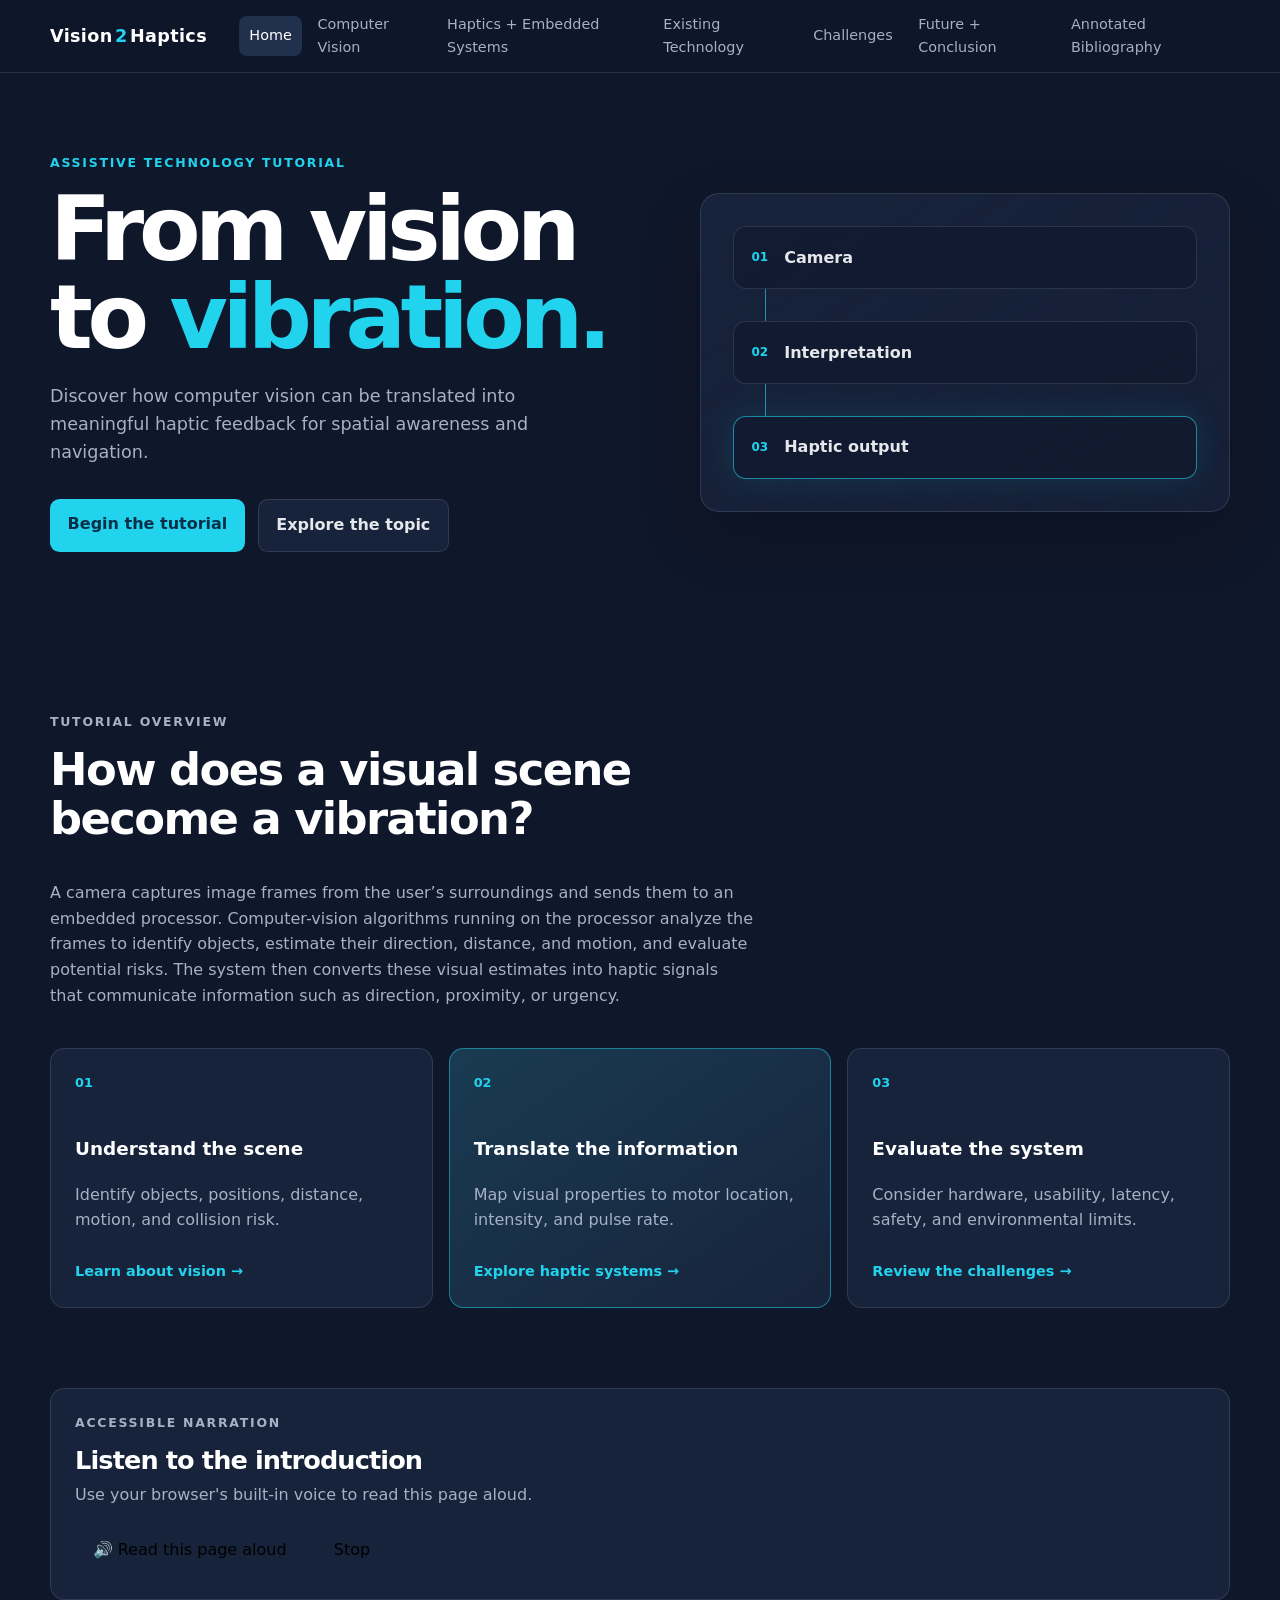
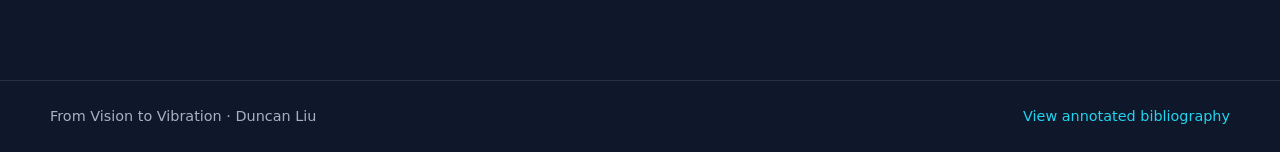
<file: index.html>
<!DOCTYPE html>
<html lang="en">
<head>
  <meta charset="UTF-8">
  <meta name="viewport" content="width=device-width, initial-scale=1.0">
  <meta name="description" content="An interactive tutorial about translating computer vision into haptic feedback.">
  <title>From Vision to Vibration</title>
  <link rel="stylesheet" href="styles.css">
</head>
<body>
  <header class="site-header">
    <nav class="navbar container" aria-label="Main navigation">
      <a class="logo" href="index.html">Vision<span>2</span>Haptics</a>

      <button class="menu-toggle" type="button" aria-expanded="false" aria-controls="main-menu">
        Menu
      </button>

      <div class="nav-links" id="main-menu">
        <a class="active" href="index.html">Home</a>
        <a href="vision.html">Computer Vision</a>
        <a href="haptics.html">Haptics + Embedded Systems</a>
        <a href="existing-systems.html">Existing Technology</a>
        <a href="challenges.html">Challenges</a>
        <a href="conclusion.html">Future + Conclusion</a>
        <a href="bibliography.html">Annotated Bibliography</a>
      </div>
    </nav>
  </header>

  <main>
    <section class="hero container">
      <div class="hero-text">
        <p class="eyebrow">Assistive technology tutorial</p>
        <h1>From vision to <span>vibration.</span></h1>
        <p class="hero-description">
          Discover how computer vision can be translated into meaningful haptic
          feedback for spatial awareness and navigation.
        </p>
        <div class="button-row">
          <a class="button primary-button" href="vision.html">Begin the tutorial</a>
          <a class="button secondary-button" href="#overview">Explore the topic</a>
        </div>
      </div>

      <div class="hero-visual" aria-label="System pipeline illustration">
        <div class="pipeline-node"><span>01</span>Camera</div>
        <div class="pipeline-line"></div>
        <div class="pipeline-node"><span>02</span>Interpretation</div>
        <div class="pipeline-line"></div>
        <div class="pipeline-node highlight"><span>03</span>Haptic output</div>
      </div>
    </section>

    <section class="section container" id="overview">
      <div class="section-heading">
        <p class="eyebrow">Tutorial overview</p>
        <h2>How does a visual scene become a vibration?</h2>
        <p>
          A camera captures image frames from the user’s surroundings and sends them to an embedded processor. Computer-vision algorithms running on the processor analyze the frames to identify objects, estimate their direction, distance, and motion, and evaluate potential risks. The system then converts these visual estimates into haptic signals that communicate information such as direction, proximity, or urgency.
        </p>
      </div>

      <div class="card-grid three-columns">
        <article class="info-card">
          <div class="card-number">01</div>
          <h3>Understand the scene</h3>
          <p>Identify objects, positions, distance, motion, and collision risk.</p>
          <a href="vision.html">Learn about vision →</a>
        </article>

        <article class="info-card featured-card">
          <div class="card-number">02</div>
          <h3>Translate the information</h3>
          <p>Map visual properties to motor location, intensity, and pulse rate.</p>
          <a href="haptics.html">Explore haptic systems →</a>
        </article>

        <article class="info-card">
          <div class="card-number">03</div>
          <h3>Evaluate the system</h3>
          <p>Consider hardware, usability, latency, safety, and environmental limits.</p>
          <a href="challenges.html">Review the challenges →</a>
        </article>
      </div>
    </section>

    <section class="audio-section container">
      <div>
        <p class="eyebrow">Accessible narration</p>
        <h2>Listen to the introduction</h2>
        <p>Use your browser's built-in voice to read this page aloud.</p>
        <div class="speech-controls">
          <button class="button secondary-button" id="read-page" type="button">
            🔊 Read this page aloud
          </button>
          <button class="button secondary-button" id="stop-reading" type="button">
            Stop
          </button>
        </div>
      </div>
    </section>
  </main>

  <footer class="site-footer">
    <div class="container footer-content">
      <p>From Vision to Vibration · Duncan Liu</p>
      <a href="bibliography.html">View annotated bibliography</a>
    </div>
  </footer>

  <script src="script.js"></script>
</body>
</html>
</file>
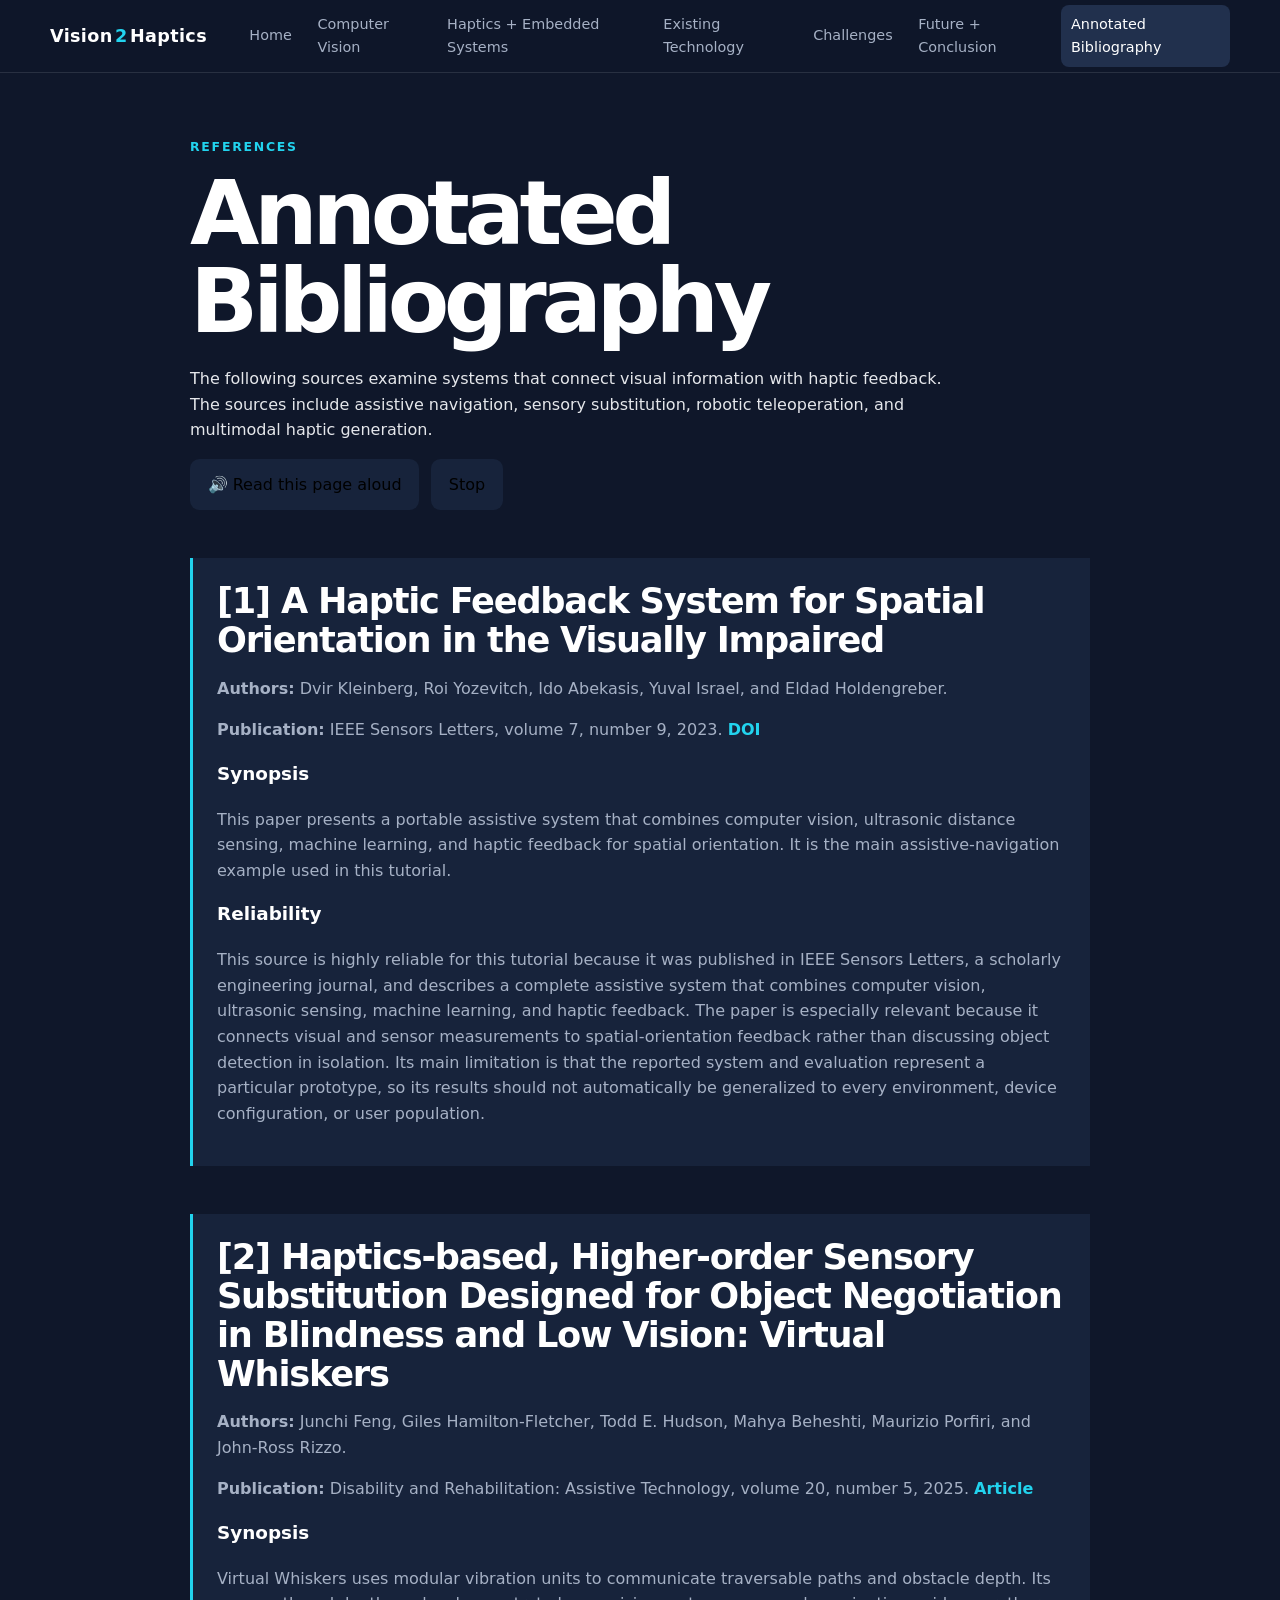
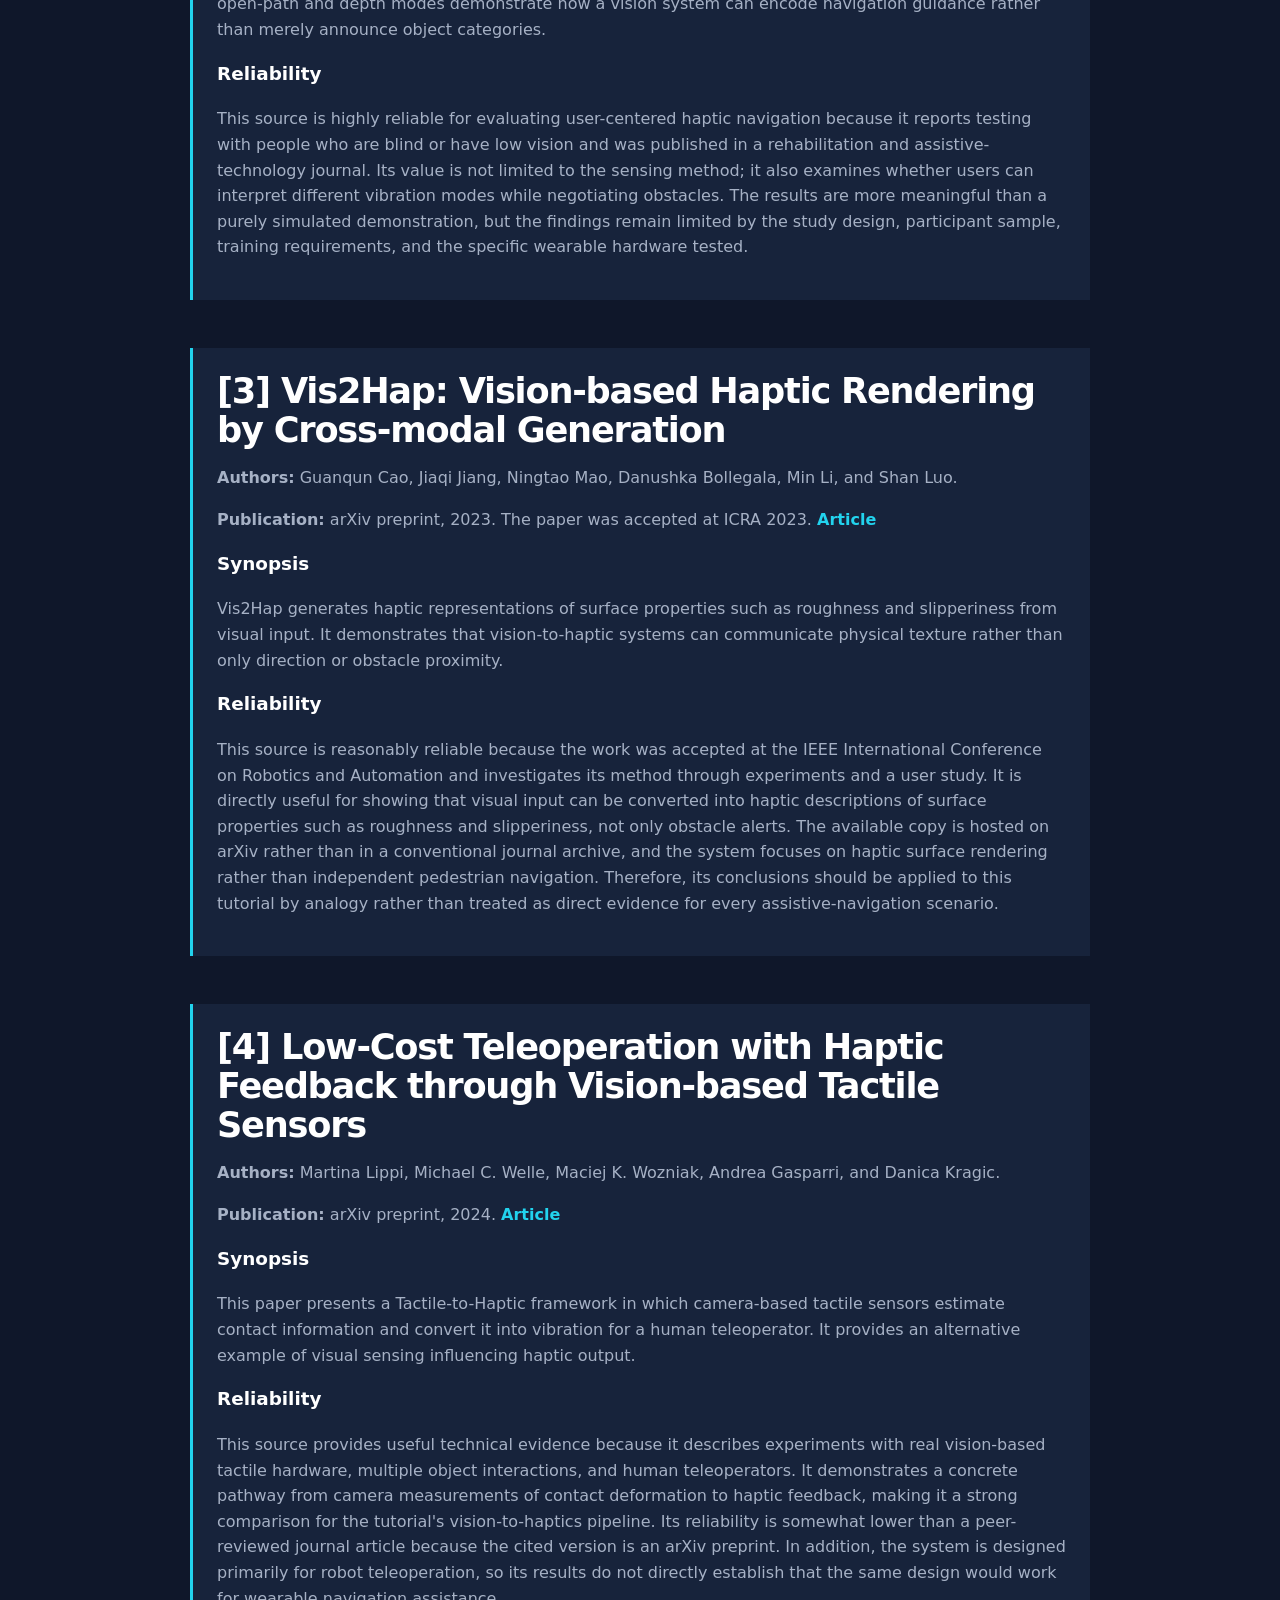
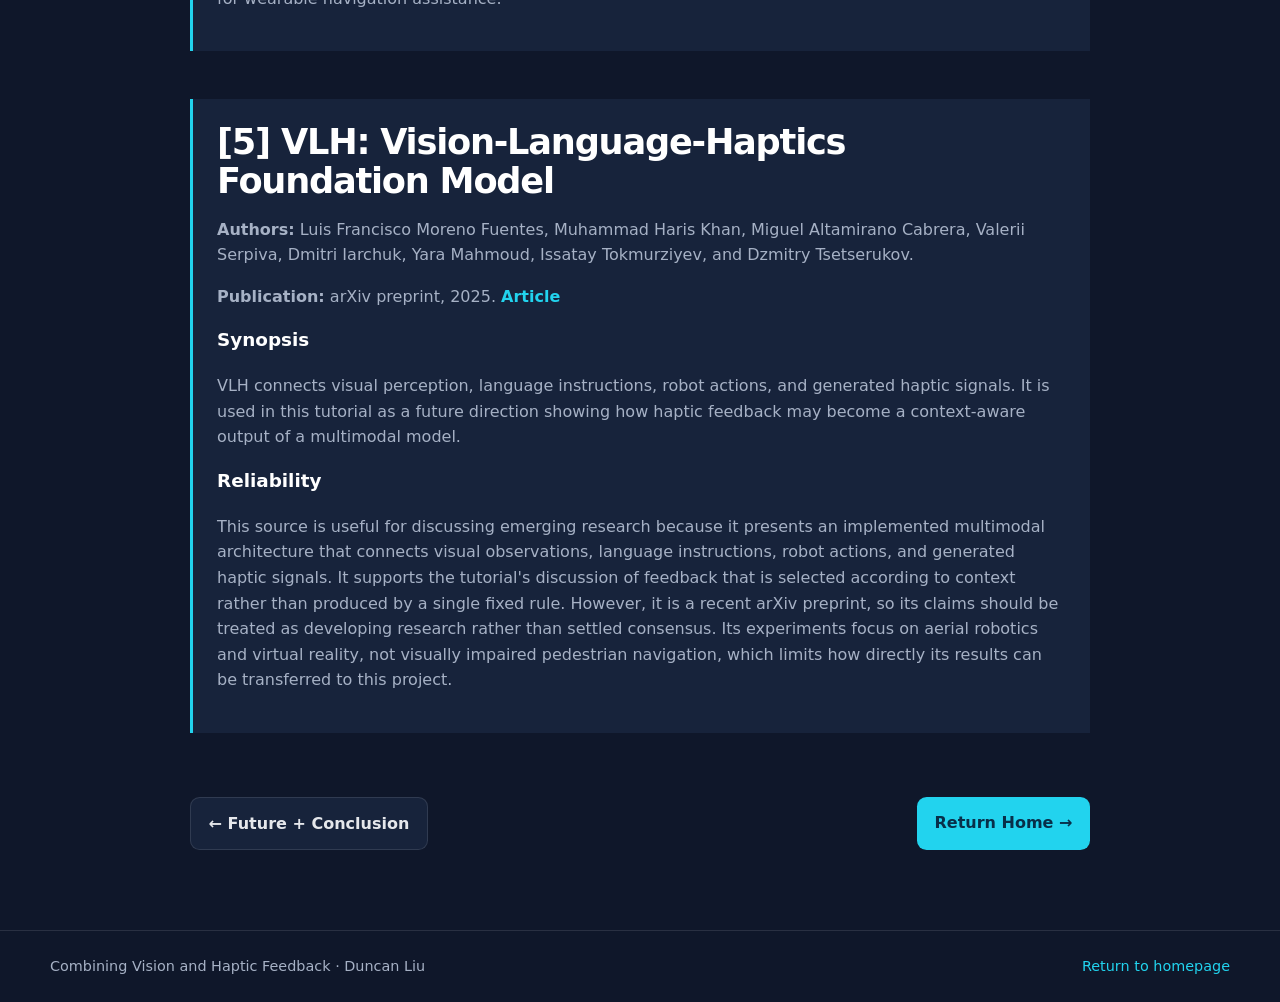
<file: bibliography.html>
<!DOCTYPE html>
<html lang="en">
<head>
  <meta charset="UTF-8">
  <meta name="viewport" content="width=device-width, initial-scale=1.0">

  <meta
    name="description"
    content="Annotated bibliography for the Combining Vision and Haptic Feedback tutorial."
  >

  <title>Annotated Bibliography | Vision2Haptics</title>

  <link rel="stylesheet" href="styles.css">
</head>

<body>

  <header class="site-header">
    <nav class="navbar container" aria-label="Main navigation">

      <a class="logo" href="index.html">
        Vision<span>2</span>Haptics
      </a>

      <button
        class="menu-toggle"
        type="button"
        aria-expanded="false"
        aria-controls="main-menu"
      >
        Menu
      </button>

      <div class="nav-links" id="main-menu">
        <a href="index.html">Home</a>
        <a href="vision.html">Computer Vision</a>
        <a href="haptics.html">Haptics + Embedded Systems</a>
        <a href="existing-systems.html">Existing Technology</a>
        <a href="challenges.html">Challenges</a>
        <a href="conclusion.html">Future + Conclusion</a>
        <a class="active" href="bibliography.html">
          Annotated Bibliography
        </a>
      </div>

    </nav>
  </header>


  <main class="page-container">

    <section class="page-intro">
      <p class="eyebrow">References</p>

      <h1>Annotated Bibliography</h1>

      <p>
        The following sources examine systems that connect visual information
        with haptic feedback. The sources include assistive navigation,
        sensory substitution, robotic teleoperation, and multimodal haptic
        generation.
      </p>

      <div class="speech-controls">
        <button class="button secondary-button" id="read-page" type="button">
          🔊 Read this page aloud
        </button>
        <button class="button secondary-button" id="stop-reading" type="button">
          Stop
        </button>
      </div>
    </section>


    <section class="content-section reference" id="reference-1">
      <h2>
        [1] A Haptic Feedback System for Spatial Orientation in the Visually
        Impaired
      </h2>

      <p>
        <strong>Authors:</strong>
        Dvir Kleinberg, Roi Yozevitch, Ido Abekasis, Yuval Israel, and Eldad
        Holdengreber.
      </p>

      <p>
        <strong>Publication:</strong>
        IEEE Sensors Letters, volume 7, number 9, 2023.
        <a
          class="citation"
          href="https://doi.org/10.1109/LSENS.2023.3307068"
        >
          DOI
        </a>
      </p>

      <h3>Synopsis</h3>

      <p>
        This paper presents a portable assistive system that combines computer
        vision, ultrasonic distance sensing, machine learning, and haptic
        feedback for spatial orientation. It is the main assistive-navigation
        example used in this tutorial.
      </p>

      <h3>Reliability</h3>

      <p>
        This source is highly reliable for this tutorial because it was
        published in IEEE Sensors Letters, a scholarly engineering journal,
        and describes a complete assistive system that combines computer
        vision, ultrasonic sensing, machine learning, and haptic feedback.
        The paper is especially relevant because it connects visual and
        sensor measurements to spatial-orientation feedback rather than
        discussing object detection in isolation. Its main limitation is
        that the reported system and evaluation represent a particular
        prototype, so its results should not automatically be generalized to
        every environment, device configuration, or user population.
      </p>
    </section>


    <section class="content-section reference" id="reference-2">
      <h2>
        [2] Haptics-based, Higher-order Sensory Substitution Designed for
        Object Negotiation in Blindness and Low Vision: Virtual Whiskers
      </h2>

      <p>
        <strong>Authors:</strong>
        Junchi Feng, Giles Hamilton-Fletcher, Todd E. Hudson, Mahya Beheshti,
        Maurizio Porfiri, and John-Ross Rizzo.
      </p>

      <p>
        <strong>Publication:</strong>
        Disability and Rehabilitation: Assistive Technology, volume 20,
        number 5, 2025.
        <a
          class="citation"
          href="https://pmc.ncbi.nlm.nih.gov/articles/PMC12187558/"
        >
          Article
        </a>
      </p>

      <h3>Synopsis</h3>

      <p>
        Virtual Whiskers uses modular vibration units to communicate
        traversable paths and obstacle depth. Its open-path and depth modes
        demonstrate how a vision system can encode navigation guidance rather
        than merely announce object categories.
      </p>

      <h3>Reliability</h3>

      <p>
        This source is highly reliable for evaluating user-centered haptic
        navigation because it reports testing with people who are blind or
        have low vision and was published in a rehabilitation and
        assistive-technology journal. Its value is not limited to the sensing
        method; it also examines whether users can interpret different
        vibration modes while negotiating obstacles. The results are more
        meaningful than a purely simulated demonstration, but the findings
        remain limited by the study design, participant sample, training
        requirements, and the specific wearable hardware tested.
      </p>
    </section>


    <section class="content-section reference" id="reference-3">
      <h2>
        [3] Vis2Hap: Vision-based Haptic Rendering by Cross-modal Generation
      </h2>

      <p>
        <strong>Authors:</strong>
        Guanqun Cao, Jiaqi Jiang, Ningtao Mao, Danushka Bollegala, Min Li, and
        Shan Luo.
      </p>

      <p>
        <strong>Publication:</strong>
        arXiv preprint, 2023. The paper was accepted at ICRA 2023.
        <a
          class="citation"
          href="https://arxiv.org/abs/2301.06826"
        >
          Article
        </a>
      </p>

      <h3>Synopsis</h3>

      <p>
        Vis2Hap generates haptic representations of surface properties such as
        roughness and slipperiness from visual input. It demonstrates that
        vision-to-haptic systems can communicate physical texture rather than
        only direction or obstacle proximity.
      </p>

      <h3>Reliability</h3>

      <p>
        This source is reasonably reliable because the work was accepted at
        the IEEE International Conference on Robotics and Automation and
        investigates its method through experiments and a user study. It is
        directly useful for showing that visual input can be converted into
        haptic descriptions of surface properties such as roughness and
        slipperiness, not only obstacle alerts. The available copy is hosted
        on arXiv rather than in a conventional journal archive, and the
        system focuses on haptic surface rendering rather than independent
        pedestrian navigation. Therefore, its conclusions should be applied
        to this tutorial by analogy rather than treated as direct evidence
        for every assistive-navigation scenario.
      </p>
    </section>


    <section class="content-section reference" id="reference-4">
      <h2>
        [4] Low-Cost Teleoperation with Haptic Feedback through Vision-based
        Tactile Sensors
      </h2>

      <p>
        <strong>Authors:</strong>
        Martina Lippi, Michael C. Welle, Maciej K. Wozniak, Andrea Gasparri,
        and Danica Kragic.
      </p>

      <p>
        <strong>Publication:</strong>
        arXiv preprint, 2024.
        <a
          class="citation"
          href="https://arxiv.org/abs/2403.16764"
        >
          Article
        </a>
      </p>

      <h3>Synopsis</h3>

      <p>
        This paper presents a Tactile-to-Haptic framework in which camera-based
        tactile sensors estimate contact information and convert it into
        vibration for a human teleoperator. It provides an alternative example
        of visual sensing influencing haptic output.
      </p>

      <h3>Reliability</h3>

      <p>
        This source provides useful technical evidence because it describes
        experiments with real vision-based tactile hardware, multiple object
        interactions, and human teleoperators. It demonstrates a concrete
        pathway from camera measurements of contact deformation to haptic
        feedback, making it a strong comparison for the tutorial's
        vision-to-haptics pipeline. Its reliability is somewhat lower than a
        peer-reviewed journal article because the cited version is an arXiv
        preprint. In addition, the system is designed primarily for robot
        teleoperation, so its results do not directly establish that the same
        design would work for wearable navigation assistance.
      </p>
    </section>


    <section class="content-section reference" id="reference-5">
      <h2>
        [5] VLH: Vision-Language-Haptics Foundation Model
      </h2>

      <p>
        <strong>Authors:</strong>
        Luis Francisco Moreno Fuentes, Muhammad Haris Khan, Miguel Altamirano
        Cabrera, Valerii Serpiva, Dmitri Iarchuk, Yara Mahmoud, Issatay
        Tokmurziyev, and Dzmitry Tsetserukov.
      </p>

      <p>
        <strong>Publication:</strong>
        arXiv preprint, 2025.
        <a
          class="citation"
          href="https://arxiv.org/abs/2508.01361"
        >
          Article
        </a>
      </p>

      <h3>Synopsis</h3>

      <p>
        VLH connects visual perception, language instructions, robot actions,
        and generated haptic signals. It is used in this tutorial as a future
        direction showing how haptic feedback may become a context-aware output
        of a multimodal model.
      </p>

      <h3>Reliability</h3>

      <p>
        This source is useful for discussing emerging research because it
        presents an implemented multimodal architecture that connects visual
        observations, language instructions, robot actions, and generated
        haptic signals. It supports the tutorial's discussion of feedback
        that is selected according to context rather than produced by a
        single fixed rule. However, it is a recent arXiv preprint, so its
        claims should be treated as developing research rather than settled
        consensus. Its experiments focus on aerial robotics and virtual
        reality, not visually impaired pedestrian navigation, which limits
        how directly its results can be transferred to this project.
      </p>
    </section>


    <div class="page-navigation">
      <a class="button secondary-button" href="conclusion.html">
        ← Future + Conclusion
      </a>

      <a class="button primary-button" href="index.html">
        Return Home →
      </a>
    </div>

  </main>


  <footer class="site-footer">
    <div class="container footer-content">
      <p>Combining Vision and Haptic Feedback · Duncan Liu</p>
      <a href="index.html">Return to homepage</a>
    </div>
  </footer>

  <script src="script.js"></script>

</body>
</html>
</file>
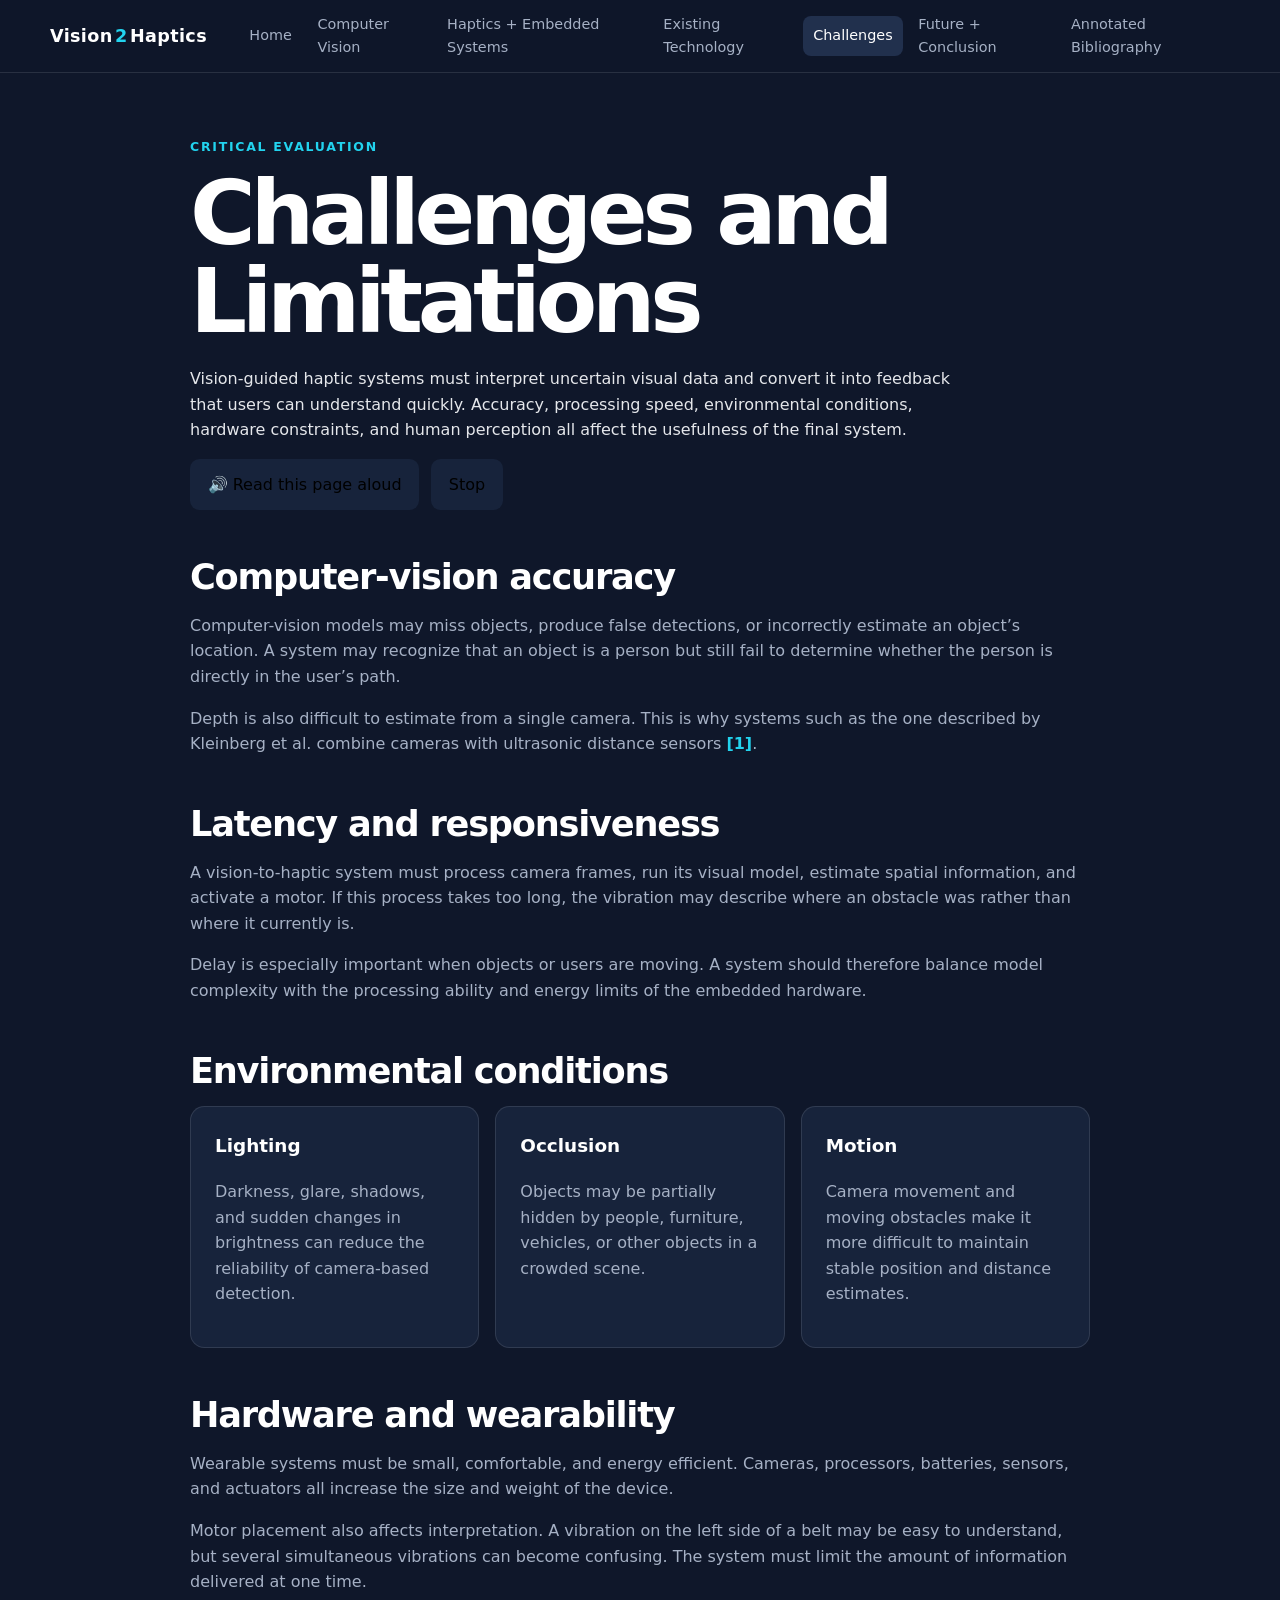
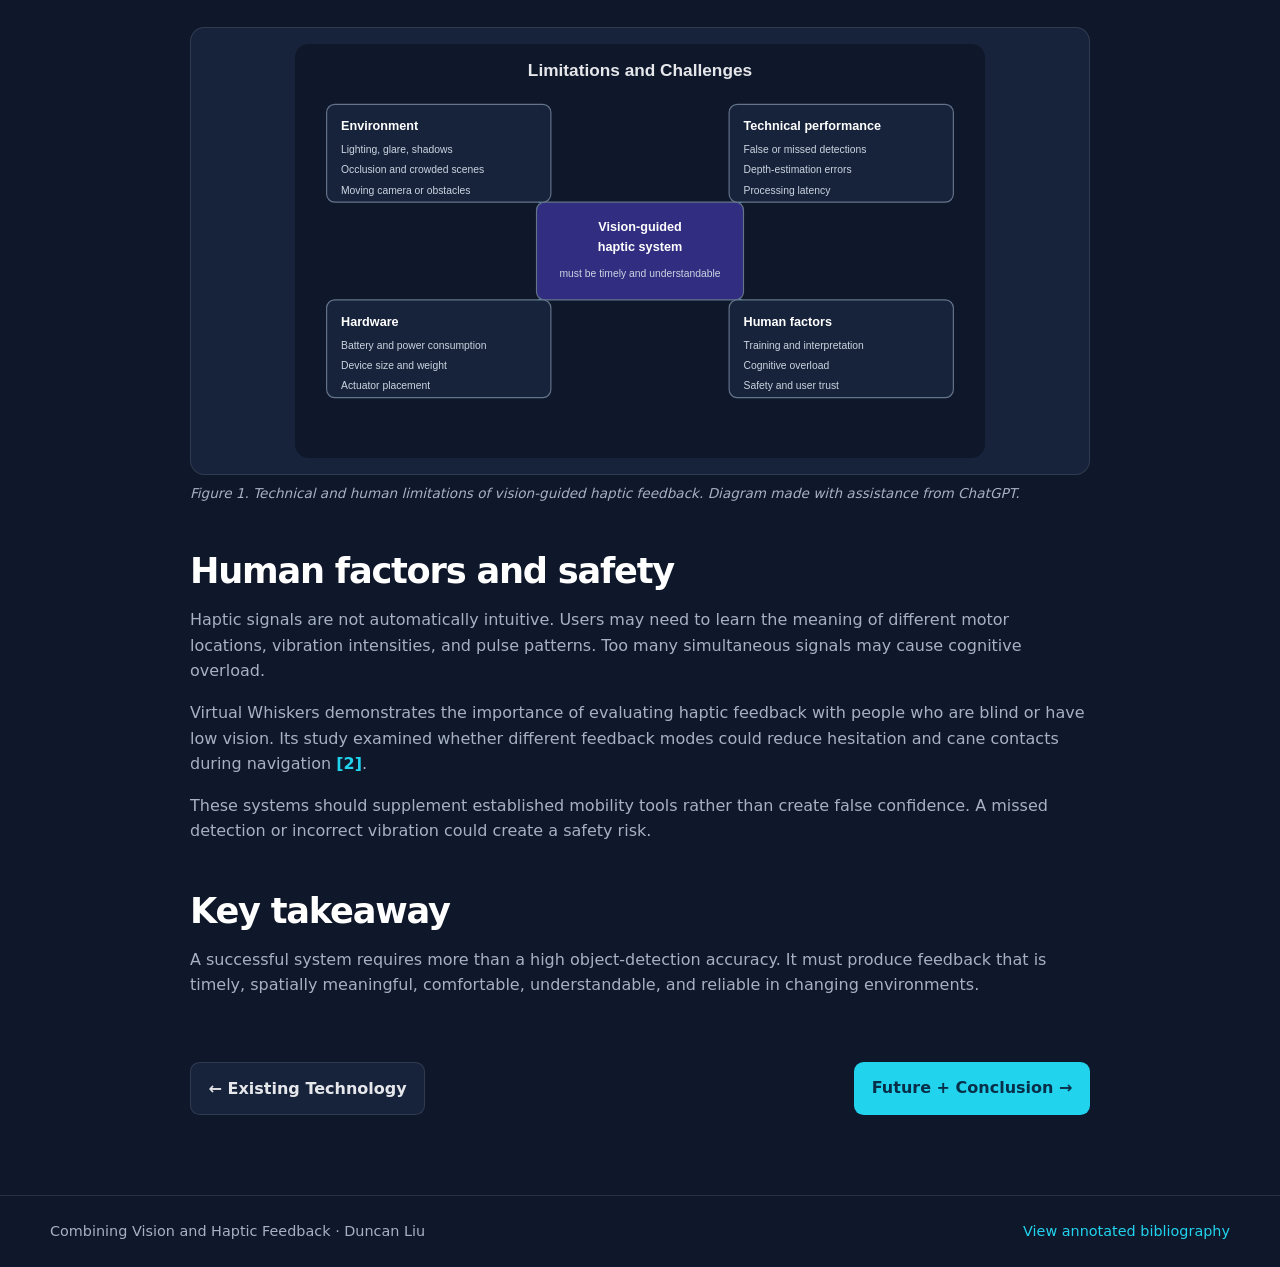
<file: challenges.html>
<!DOCTYPE html>
<html lang="en">
<head>
  <meta charset="UTF-8">
  <meta name="viewport" content="width=device-width, initial-scale=1.0">

  <meta
    name="description"
    content="Challenges and limitations of vision-guided haptic feedback systems."
  >

  <title>Challenges and Limitations | Vision2Haptics</title>

  <link rel="stylesheet" href="styles.css">
</head>

<body>

  <header class="site-header">
    <nav class="navbar container" aria-label="Main navigation">

      <a class="logo" href="index.html">
        Vision<span>2</span>Haptics
      </a>

      <button
        class="menu-toggle"
        type="button"
        aria-expanded="false"
        aria-controls="main-menu"
      >
        Menu
      </button>

      <div class="nav-links" id="main-menu">
        <a href="index.html">Home</a>
        <a href="vision.html">Computer Vision</a>
        <a href="haptics.html">Haptics + Embedded Systems</a>
        <a href="existing-systems.html">Existing Technology</a>
        <a class="active" href="challenges.html">Challenges</a>
        <a href="conclusion.html">Future + Conclusion</a>
        <a href="bibliography.html">Annotated Bibliography</a>
      </div>

    </nav>
  </header>


  <main class="page-container">

    <section class="page-intro">
      <p class="eyebrow">Critical evaluation</p>

      <h1>Challenges and Limitations</h1>

      <p>
        Vision-guided haptic systems must interpret uncertain visual data and
        convert it into feedback that users can understand quickly. Accuracy,
        processing speed, environmental conditions, hardware constraints, and
        human perception all affect the usefulness of the final system.
      </p>

      <div class="speech-controls">
        <button class="button secondary-button" id="read-page" type="button">
          🔊 Read this page aloud
        </button>
        <button class="button secondary-button" id="stop-reading" type="button">
          Stop
        </button>
      </div>
    </section>


    <section class="content-section">
      <h2>Computer-vision accuracy</h2>

      <p>
        Computer-vision models may miss objects, produce false detections, or
        incorrectly estimate an object’s location. A system may recognize that
        an object is a person but still fail to determine whether the person is
        directly in the user’s path.
      </p>

      <p>
        Depth is also difficult to estimate from a single camera. This is why
        systems such as the one described by Kleinberg et al. combine cameras
        with ultrasonic distance sensors
        <a class="citation" href="bibliography.html#reference-1">[1]</a>.
      </p>
    </section>


    <section class="content-section">
      <h2>Latency and responsiveness</h2>

      <p>
        A vision-to-haptic system must process camera frames, run its visual
        model, estimate spatial information, and activate a motor. If this
        process takes too long, the vibration may describe where an obstacle was
        rather than where it currently is.
      </p>

      <p>
        Delay is especially important when objects or users are moving. A system
        should therefore balance model complexity with the processing ability
        and energy limits of the embedded hardware.
      </p>
    </section>


    <section class="content-section">
      <h2>Environmental conditions</h2>

      <div class="card-grid three-columns">

        <article class="info-card">
          <h3>Lighting</h3>
          <p>
            Darkness, glare, shadows, and sudden changes in brightness can reduce
            the reliability of camera-based detection.
          </p>
        </article>

        <article class="info-card">
          <h3>Occlusion</h3>
          <p>
            Objects may be partially hidden by people, furniture, vehicles, or
            other objects in a crowded scene.
          </p>
        </article>

        <article class="info-card">
          <h3>Motion</h3>
          <p>
            Camera movement and moving obstacles make it more difficult to
            maintain stable position and distance estimates.
          </p>
        </article>

      </div>
    </section>


    <section class="content-section">
      <h2>Hardware and wearability</h2>

      <p>
        Wearable systems must be small, comfortable, and energy efficient.
        Cameras, processors, batteries, sensors, and actuators all increase the
        size and weight of the device.
      </p>

      <p>
        Motor placement also affects interpretation. A vibration on the left
        side of a belt may be easy to understand, but several simultaneous
        vibrations can become confusing. The system must limit the amount of
        information delivered at one time.
      </p>

      <img
        class="content-image"
        src="images/limitations.svg"
        alt="Diagram showing technical and human limitations of a haptic assistive system"
      >

      <p class="caption">
        Figure 1. Technical and human limitations of vision-guided haptic
        feedback. Diagram made with assistance from ChatGPT.
      </p>
    </section>


    <section class="content-section">
      <h2>Human factors and safety</h2>

      <p>
        Haptic signals are not automatically intuitive. Users may need to learn
        the meaning of different motor locations, vibration intensities, and
        pulse patterns. Too many simultaneous signals may cause cognitive
        overload.
      </p>

      <p>
        Virtual Whiskers demonstrates the importance of evaluating haptic
        feedback with people who are blind or have low vision. Its study
        examined whether different feedback modes could reduce hesitation and
        cane contacts during navigation
        <a class="citation" href="bibliography.html#reference-2">[2]</a>.
      </p>

      <p>
        These systems should supplement established mobility tools rather than
        create false confidence. A missed detection or incorrect vibration could
        create a safety risk.
      </p>
    </section>


    <section class="content-section">
      <h2>Key takeaway</h2>

      <p>
        A successful system requires more than a high object-detection accuracy.
        It must produce feedback that is timely, spatially meaningful,
        comfortable, understandable, and reliable in changing environments.
      </p>
    </section>


    <div class="page-navigation">
      <a class="button secondary-button" href="existing-systems.html">
        ← Existing Technology
      </a>

      <a class="button primary-button" href="conclusion.html">
        Future + Conclusion →
      </a>
    </div>

  </main>


  <footer class="site-footer">
    <div class="container footer-content">
      <p>Combining Vision and Haptic Feedback · Duncan Liu</p>
      <a href="bibliography.html">View annotated bibliography</a>
    </div>
  </footer>

  <script src="script.js"></script>

</body>
</html>
</file>
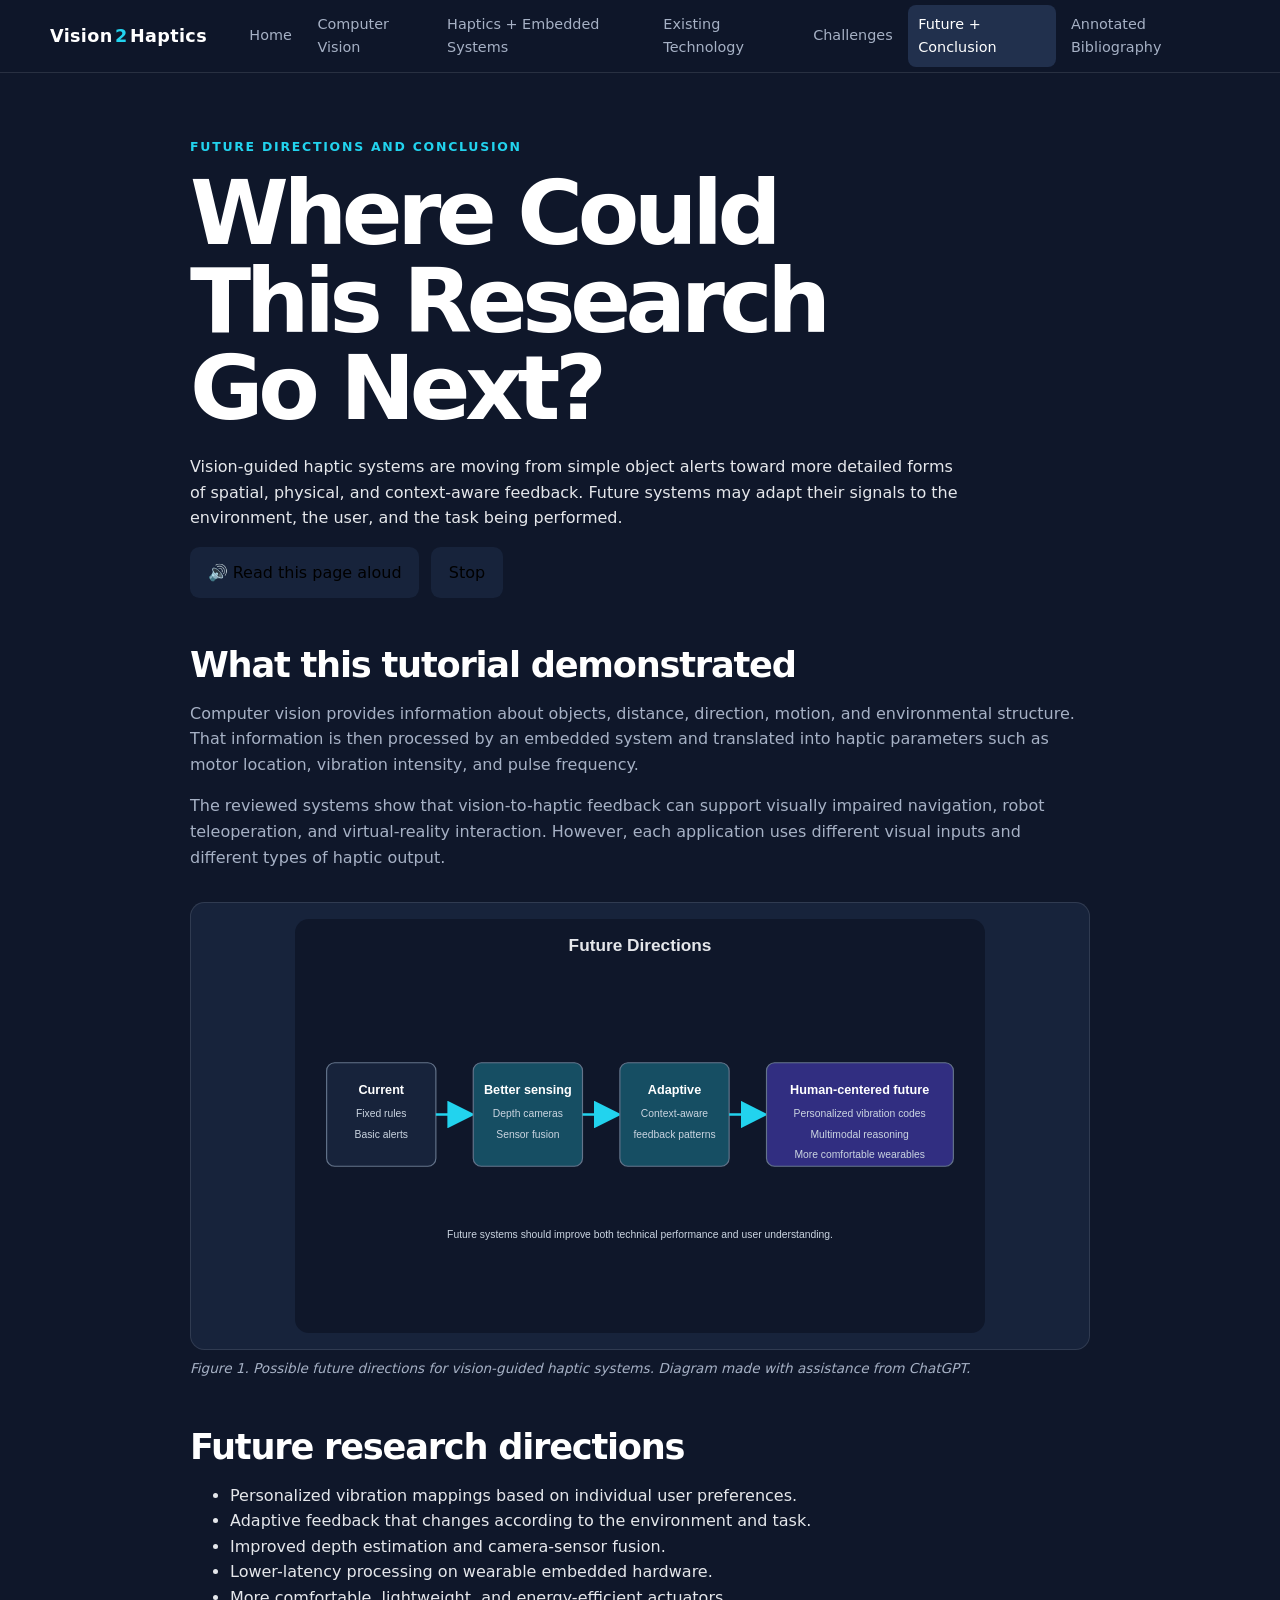
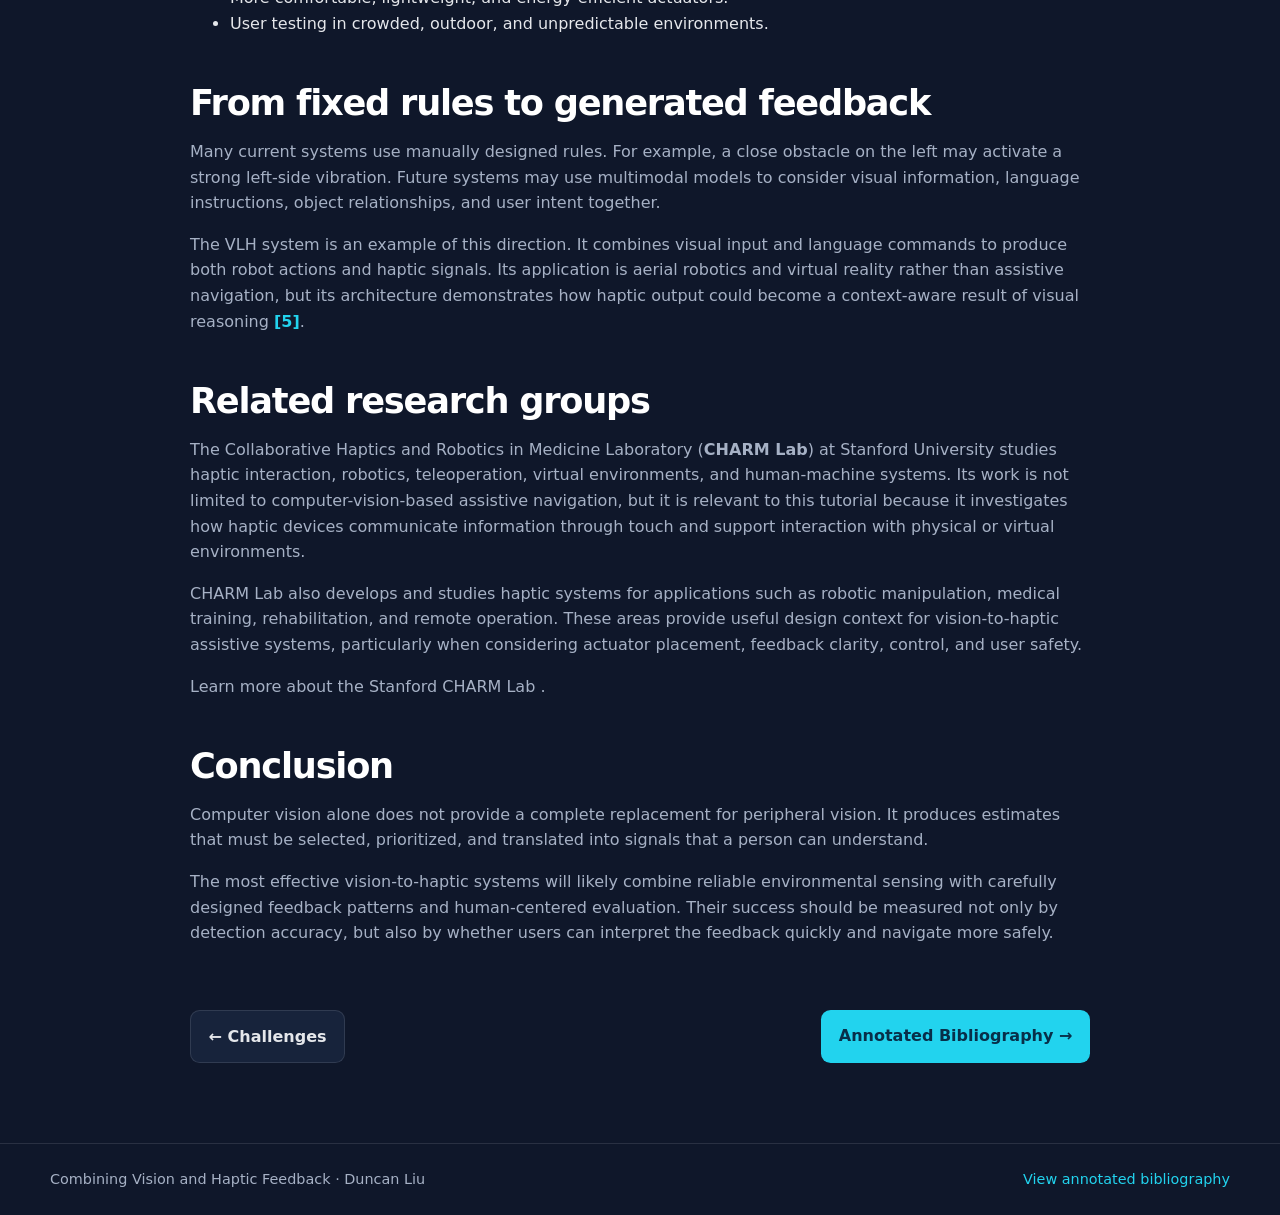
<file: conclusion.html>
<!DOCTYPE html>
<html lang="en">
<head>
  <meta charset="UTF-8">
  <meta name="viewport" content="width=device-width, initial-scale=1.0">

  <meta
    name="description"
    content="Future directions and conclusion for vision-guided haptic feedback systems."
  >

  <title>Future Directions and Conclusion | Vision2Haptics</title>

  <link rel="stylesheet" href="styles.css">
</head>

<body>

  <header class="site-header">
    <nav class="navbar container" aria-label="Main navigation">

      <a class="logo" href="index.html">
        Vision<span>2</span>Haptics
      </a>

      <button
        class="menu-toggle"
        type="button"
        aria-expanded="false"
        aria-controls="main-menu"
      >
        Menu
      </button>

      <div class="nav-links" id="main-menu">
        <a href="index.html">Home</a>
        <a href="vision.html">Computer Vision</a>
        <a href="haptics.html">Haptics + Embedded Systems</a>
        <a href="existing-systems.html">Existing Technology</a>
        <a href="challenges.html">Challenges</a>
        <a class="active" href="conclusion.html">
          Future + Conclusion
        </a>
        <a href="bibliography.html">Annotated Bibliography</a>
      </div>

    </nav>
  </header>

  <main class="page-container">

    <section class="page-intro">
      <p class="eyebrow">Future directions and conclusion</p>

      <h1>Where Could This Research Go Next?</h1>

      <p>
        Vision-guided haptic systems are moving from simple object alerts
        toward more detailed forms of spatial, physical, and context-aware
        feedback. Future systems may adapt their signals to the environment,
        the user, and the task being performed.
      </p>

      <div class="speech-controls">
        <button class="button secondary-button" id="read-page" type="button">
          🔊 Read this page aloud
        </button>
        <button class="button secondary-button" id="stop-reading" type="button">
          Stop
        </button>
      </div>
    </section>

    <section class="content-section">
      <h2>What this tutorial demonstrated</h2>

      <p>
        Computer vision provides information about objects, distance, direction,
        motion, and environmental structure. That information is then processed
        by an embedded system and translated into haptic parameters such as
        motor location, vibration intensity, and pulse frequency.
      </p>

      <p>
        The reviewed systems show that vision-to-haptic feedback can support
        visually impaired navigation, robot teleoperation, and virtual-reality
        interaction. However, each application uses different visual inputs and
        different types of haptic output.
      </p>

      <img
        class="content-image"
        src="images/future-directions.svg"
        alt="Diagram showing possible future directions for vision-guided haptic systems"
      >

      <p class="caption">
        Figure 1. Possible future directions for vision-guided haptic systems.
        Diagram made with assistance from ChatGPT.
      </p>
    </section>

    <section class="content-section">
      <h2>Future research directions</h2>

      <ul class="styled-list">
        <li>
          Personalized vibration mappings based on individual user preferences.
        </li>

        <li>
          Adaptive feedback that changes according to the environment and task.
        </li>

        <li>
          Improved depth estimation and camera-sensor fusion.
        </li>

        <li>
          Lower-latency processing on wearable embedded hardware.
        </li>

        <li>
          More comfortable, lightweight, and energy-efficient actuators.
        </li>

        <li>
          User testing in crowded, outdoor, and unpredictable environments.
        </li>
      </ul>
    </section>

    <section class="content-section">
      <h2>From fixed rules to generated feedback</h2>

      <p>
        Many current systems use manually designed rules. For example, a close
        obstacle on the left may activate a strong left-side vibration. Future
        systems may use multimodal models to consider visual information,
        language instructions, object relationships, and user intent together.
      </p>

      <p>
        The VLH system is an example of this direction. It combines visual
        input and language commands to produce both robot actions and haptic
        signals. Its application is aerial robotics and virtual reality rather
        than assistive navigation, but its architecture demonstrates how haptic
        output could become a context-aware result of visual reasoning
        <a class="citation" href="bibliography.html#reference-5">[5]</a>.
      </p>
    </section>

    <section class="content-section">
      <h2>Related research groups</h2>

      <p>
        The Collaborative Haptics and Robotics in Medicine Laboratory
        (<strong>CHARM Lab</strong>) at Stanford University studies haptic
        interaction, robotics, teleoperation, virtual environments, and
        human-machine systems. Its work is not limited to computer-vision-based
        assistive navigation, but it is relevant to this tutorial because it
        investigates how haptic devices communicate information through touch
        and support interaction with physical or virtual environments.
      </p>

      <p>
        CHARM Lab also develops and studies haptic systems for applications such
        as robotic manipulation, medical training, rehabilitation, and remote
        operation. These areas provide useful design context for vision-to-haptic
        assistive systems, particularly when considering actuator placement,
        feedback clarity, control, and user safety.
      </p>

      <p>
        Learn more about the
        <a
          href="https://charm.stanford.edu/"
          target="_blank"
          rel="noopener noreferrer"
        >
          Stanford CHARM Lab
        </a>.
      </p>
    </section>

    <section class="content-section">
      <h2>Conclusion</h2>

      <p>
        Computer vision alone does not provide a complete replacement for
        peripheral vision. It produces estimates that must be selected,
        prioritized, and translated into signals that a person can understand.
      </p>

      <p>
        The most effective vision-to-haptic systems will likely combine reliable
        environmental sensing with carefully designed feedback patterns and
        human-centered evaluation. Their success should be measured not only by
        detection accuracy, but also by whether users can interpret the feedback
        quickly and navigate more safely.
      </p>
    </section>

    <div class="page-navigation">
      <a class="button secondary-button" href="challenges.html">
        ← Challenges
      </a>

      <a class="button primary-button" href="bibliography.html">
        Annotated Bibliography →
      </a>
    </div>

  </main>

  <footer class="site-footer">
    <div class="container footer-content">
      <p>Combining Vision and Haptic Feedback · Duncan Liu</p>
      <a href="bibliography.html">View annotated bibliography</a>
    </div>
  </footer>

  <script src="script.js"></script>

</body>
</html>
</file>
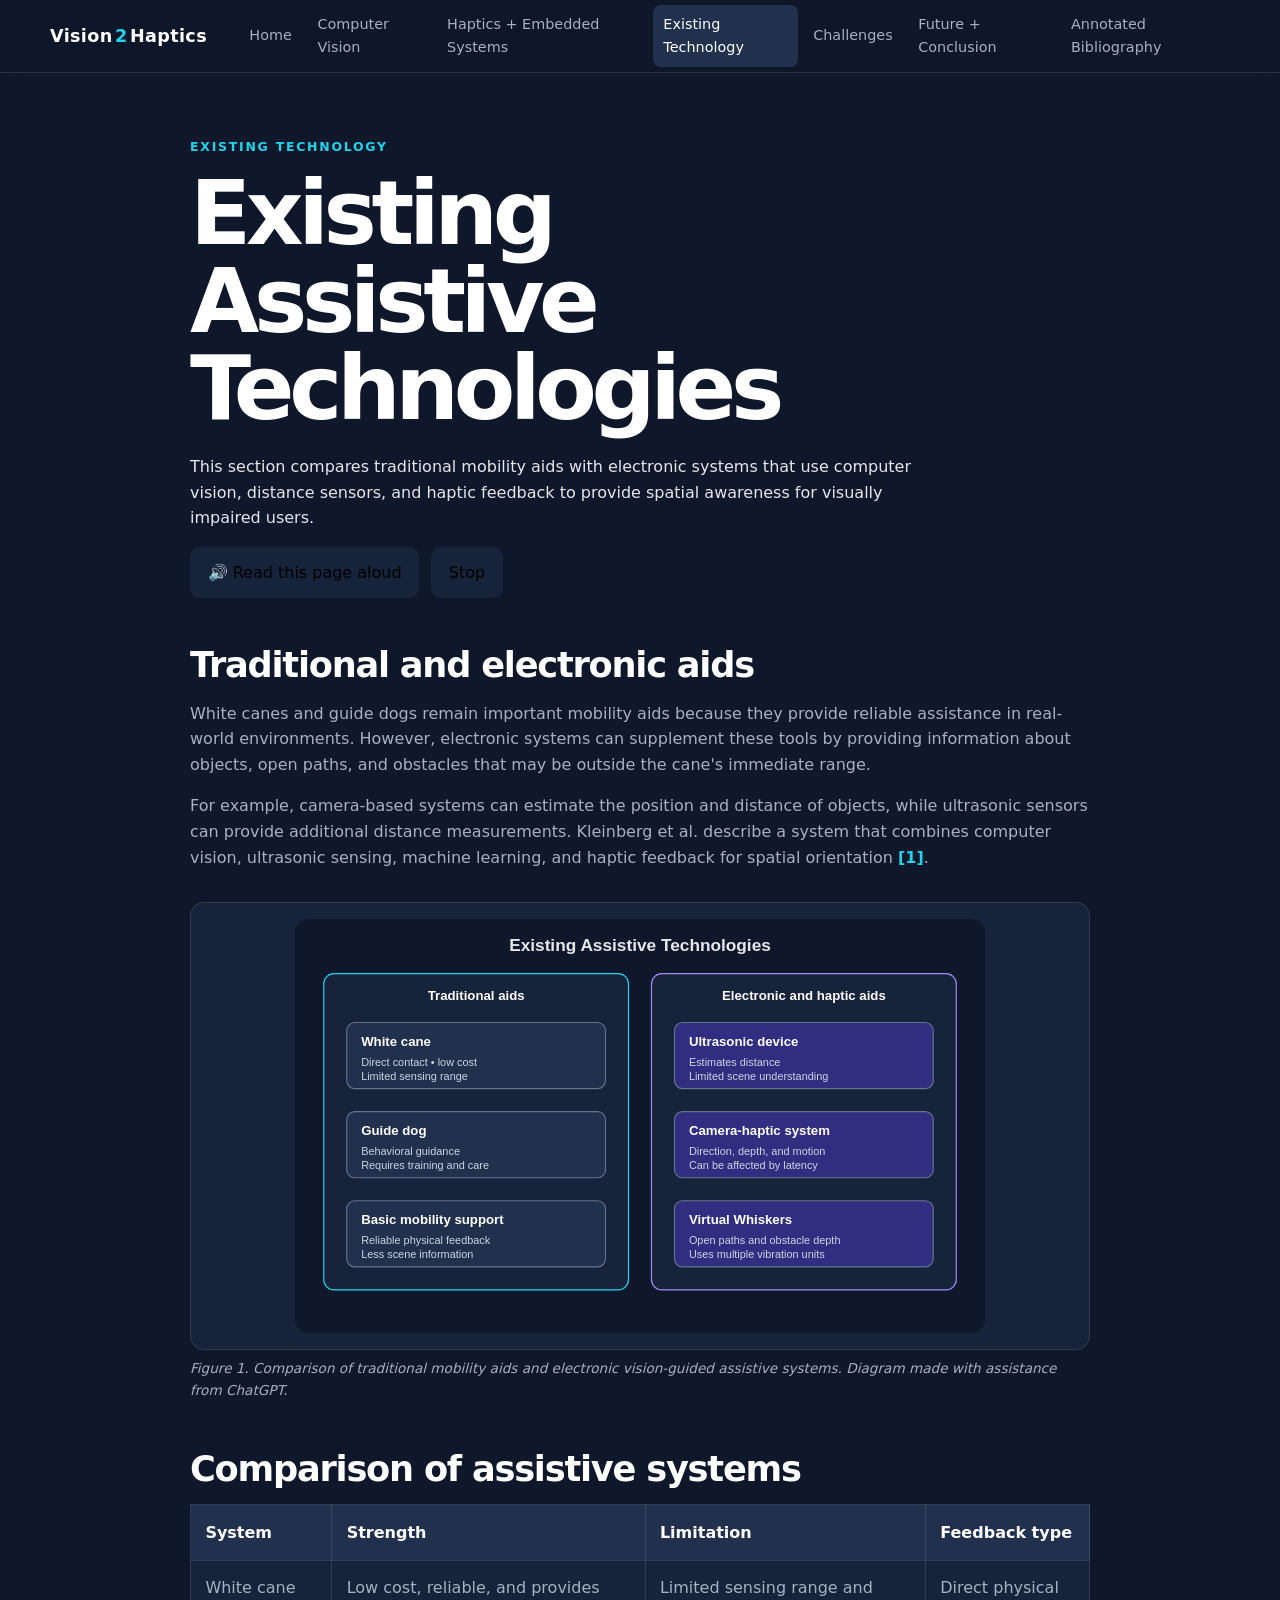
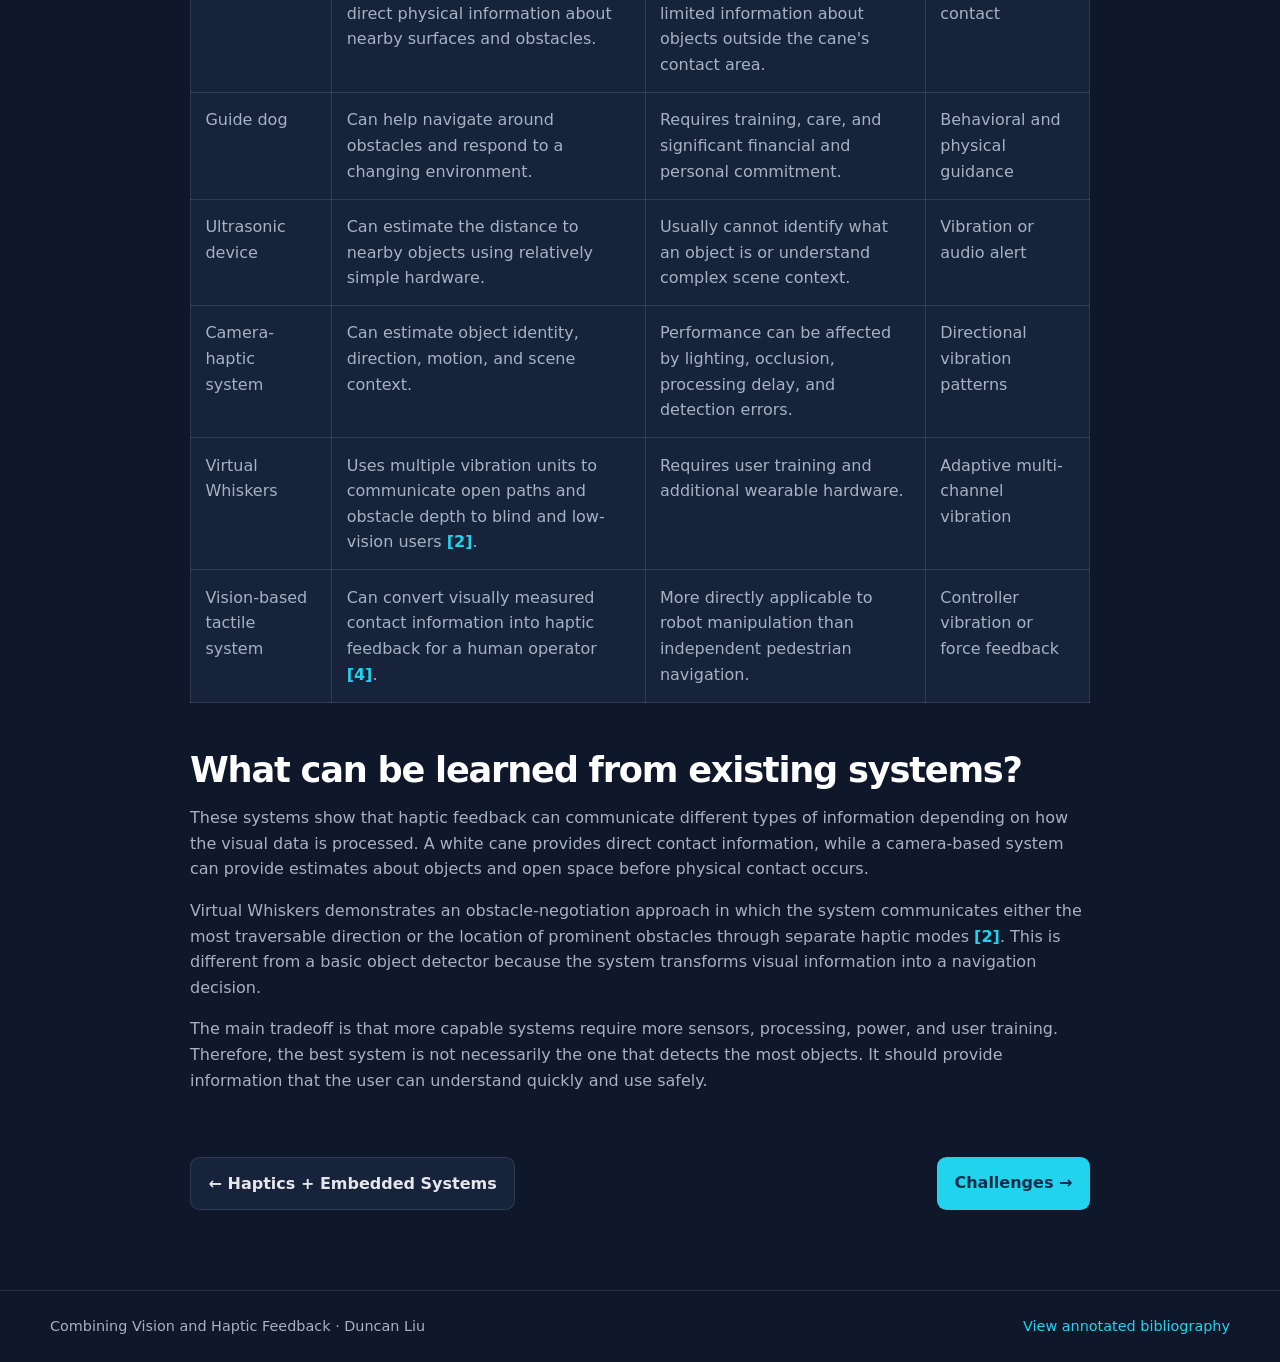
<file: existing-systems.html>
<!DOCTYPE html>
<html lang="en">

<head>
  <meta charset="UTF-8">
  <meta name="viewport" content="width=device-width, initial-scale=1.0">

  <meta
    name="description"
    content="A comparison of traditional and electronic assistive technologies."
  >

  <title>Existing Technology | Vision2Haptics</title>

  <link rel="stylesheet" href="styles.css">
</head>

<body>

  <header class="site-header">
    <nav class="navbar container" aria-label="Main navigation">

      <a class="logo" href="index.html">
        Vision<span>2</span>Haptics
      </a>

      <button
        class="menu-toggle"
        type="button"
        aria-expanded="false"
        aria-controls="main-menu"
      >
        Menu
      </button>

      <div class="nav-links" id="main-menu">
        <a href="index.html">Home</a>
        <a href="vision.html">Computer Vision</a>
        <a href="haptics.html">Haptics + Embedded Systems</a>
        <a class="active" href="existing-systems.html">
          Existing Technology
        </a>
        <a href="challenges.html">Challenges</a>
        <a href="conclusion.html">Future + Conclusion</a>
        <a href="bibliography.html">Annotated Bibliography</a>
      </div>

    </nav>
  </header>

  <main class="page-container">

    <section class="page-intro">

      <p class="eyebrow">Existing technology</p>

      <h1>Existing Assistive Technologies</h1>

      <p>
        This section compares traditional mobility aids with electronic systems
        that use computer vision, distance sensors, and haptic feedback to
        provide spatial awareness for visually impaired users.
      </p>

      <div class="speech-controls">
        <button class="button secondary-button" id="read-page" type="button">
          🔊 Read this page aloud
        </button>
        <button class="button secondary-button" id="stop-reading" type="button">
          Stop
        </button>
      </div>

    </section>

    <section class="content-section">

      <h2>Traditional and electronic aids</h2>

      <p>
        White canes and guide dogs remain important mobility aids because they
        provide reliable assistance in real-world environments. However,
        electronic systems can supplement these tools by providing information
        about objects, open paths, and obstacles that may be outside the cane's
        immediate range.
      </p>

      <p>
        For example, camera-based systems can estimate the position and
        distance of objects, while ultrasonic sensors can provide additional
        distance measurements. Kleinberg et al. describe a system that combines
        computer vision, ultrasonic sensing, machine learning, and haptic
        feedback for spatial orientation
        <a class="citation" href="bibliography.html#reference-1">[1]</a>.
      </p>

      <img
        class="content-image"
        src="images/system-comparison.svg"
        alt="Comparison of traditional and electronic assistive technologies"
      >

      <p class="caption">
        Figure 1. Comparison of traditional mobility aids and electronic
        vision-guided assistive systems. Diagram made with assistance from
        ChatGPT.
      </p>

    </section>

    <section class="content-section">

      <h2>Comparison of assistive systems</h2>

      <div class="comparison-table">

        <table>
          <thead>
            <tr>
              <th>System</th>
              <th>Strength</th>
              <th>Limitation</th>
              <th>Feedback type</th>
            </tr>
          </thead>

          <tbody>
            <tr>
              <td>White cane</td>
              <td>
                Low cost, reliable, and provides direct physical information
                about nearby surfaces and obstacles.
              </td>
              <td>
                Limited sensing range and limited information about objects
                outside the cane's contact area.
              </td>
              <td>Direct physical contact</td>
            </tr>

            <tr>
              <td>Guide dog</td>
              <td>
                Can help navigate around obstacles and respond to a changing
                environment.
              </td>
              <td>
                Requires training, care, and significant financial and personal
                commitment.
              </td>
              <td>Behavioral and physical guidance</td>
            </tr>

            <tr>
              <td>Ultrasonic device</td>
              <td>
                Can estimate the distance to nearby objects using relatively
                simple hardware.
              </td>
              <td>
                Usually cannot identify what an object is or understand complex
                scene context.
              </td>
              <td>Vibration or audio alert</td>
            </tr>

            <tr>
              <td>Camera-haptic system</td>
              <td>
                Can estimate object identity, direction, motion, and scene
                context.
              </td>
              <td>
                Performance can be affected by lighting, occlusion, processing
                delay, and detection errors.
              </td>
              <td>Directional vibration patterns</td>
            </tr>

            <tr>
              <td>Virtual Whiskers</td>
              <td>
                Uses multiple vibration units to communicate open paths and
                obstacle depth to blind and low-vision users
                <a class="citation" href="bibliography.html#reference-2">[2]</a>.
              </td>
              <td>
                Requires user training and additional wearable hardware.
              </td>
              <td>Adaptive multi-channel vibration</td>
            </tr>

            <tr>
              <td>Vision-based tactile system</td>
              <td>
                Can convert visually measured contact information into haptic
                feedback for a human operator
                <a class="citation" href="bibliography.html#reference-4">[4]</a>.
              </td>
              <td>
                More directly applicable to robot manipulation than independent
                pedestrian navigation.
              </td>
              <td>Controller vibration or force feedback</td>
            </tr>
          </tbody>
        </table>

      </div>

    </section>

    <section class="content-section">

      <h2>What can be learned from existing systems?</h2>

      <p>
        These systems show that haptic feedback can communicate different types
        of information depending on how the visual data is processed. A white
        cane provides direct contact information, while a camera-based system
        can provide estimates about objects and open space before physical
        contact occurs.
      </p>

      <p>
        Virtual Whiskers demonstrates an obstacle-negotiation approach in which
        the system communicates either the most traversable direction or the
        location of prominent obstacles through separate haptic modes
        <a class="citation" href="bibliography.html#reference-2">[2]</a>.
        This is different from a basic object detector because the system
        transforms visual information into a navigation decision.
      </p>

      <p>
        The main tradeoff is that more capable systems require more sensors,
        processing, power, and user training. Therefore, the best system is not
        necessarily the one that detects the most objects. It should provide
        information that the user can understand quickly and use safely.
      </p>

    </section>

    <div class="page-navigation">

      <a class="button secondary-button" href="haptics.html">
        ← Haptics + Embedded Systems
      </a>

      <a class="button primary-button" href="challenges.html">
        Challenges →
      </a>

    </div>

  </main>

  <footer class="site-footer">
    <div class="container footer-content">

      <p>
        Combining Vision and Haptic Feedback · Duncan Liu
      </p>

      <a href="bibliography.html">
        View annotated bibliography
      </a>

    </div>
  </footer>

  <script src="script.js"></script>

</body>
</html>
</file>
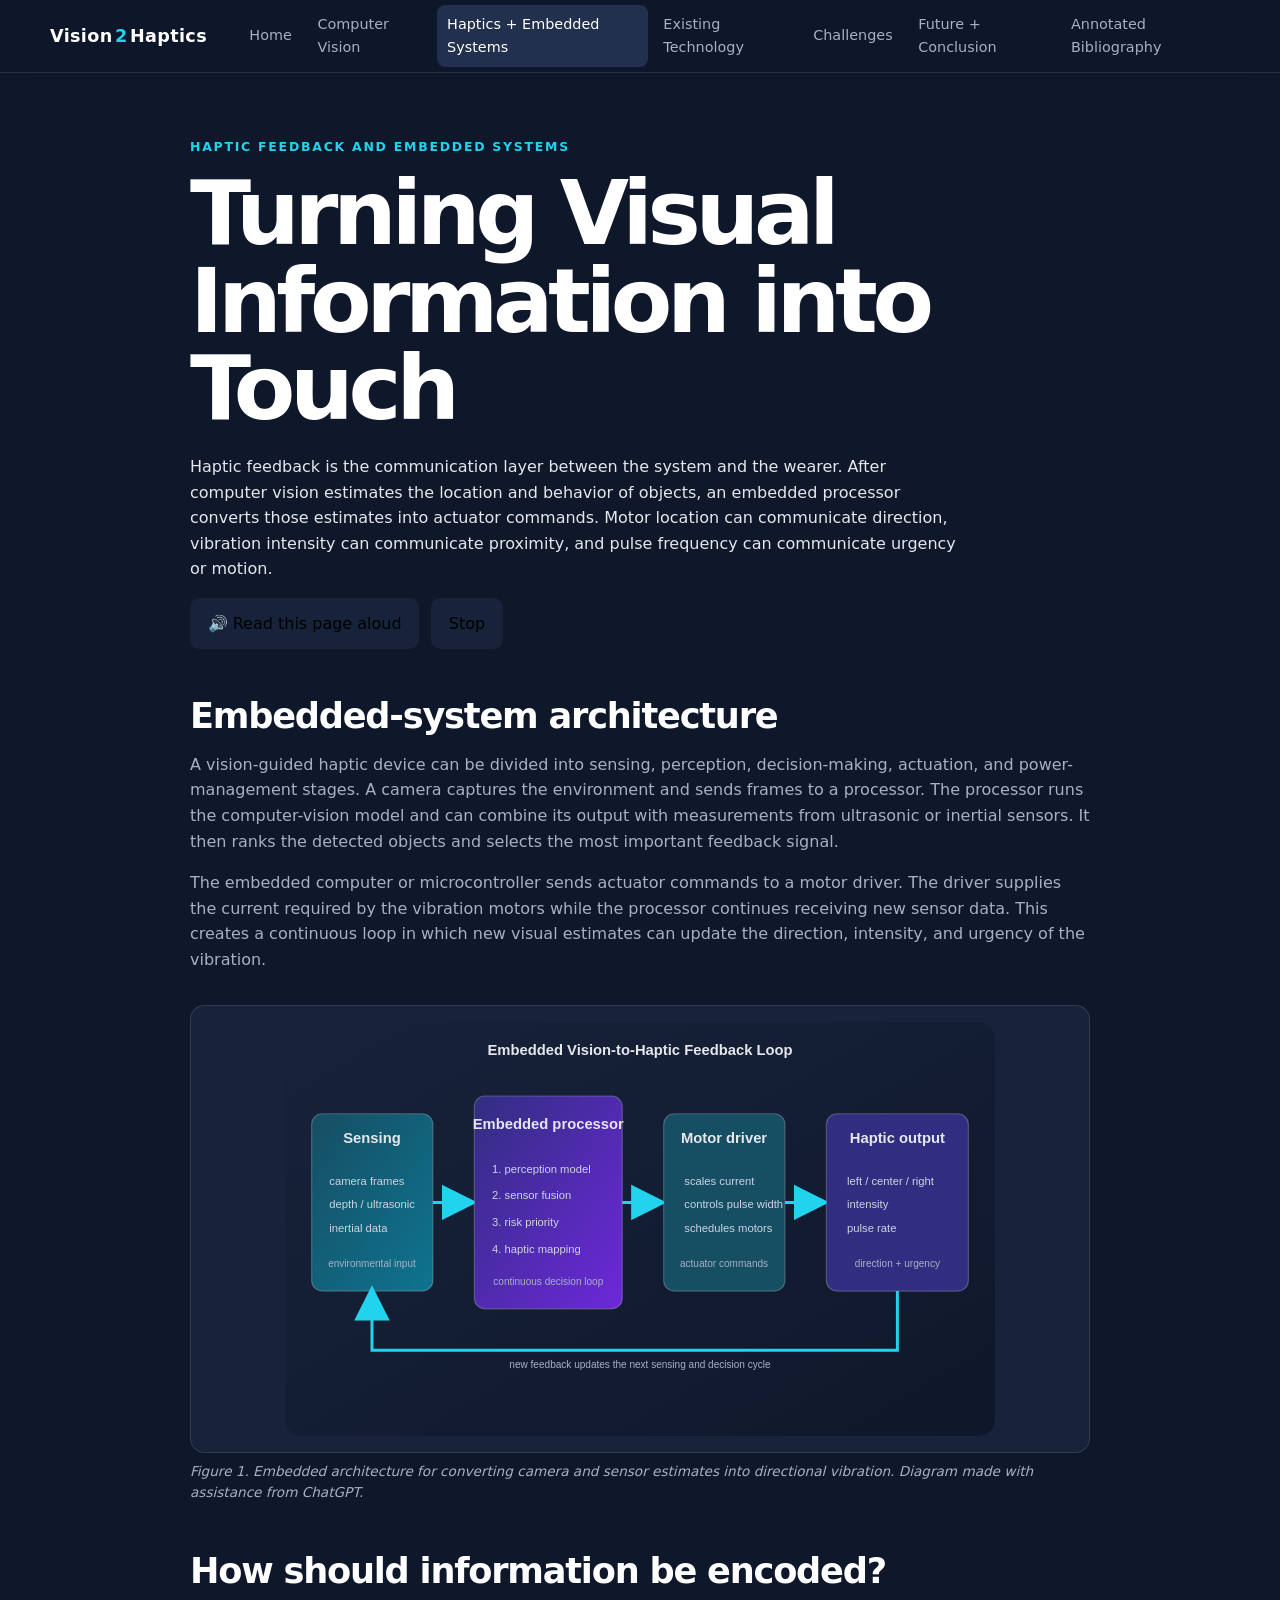
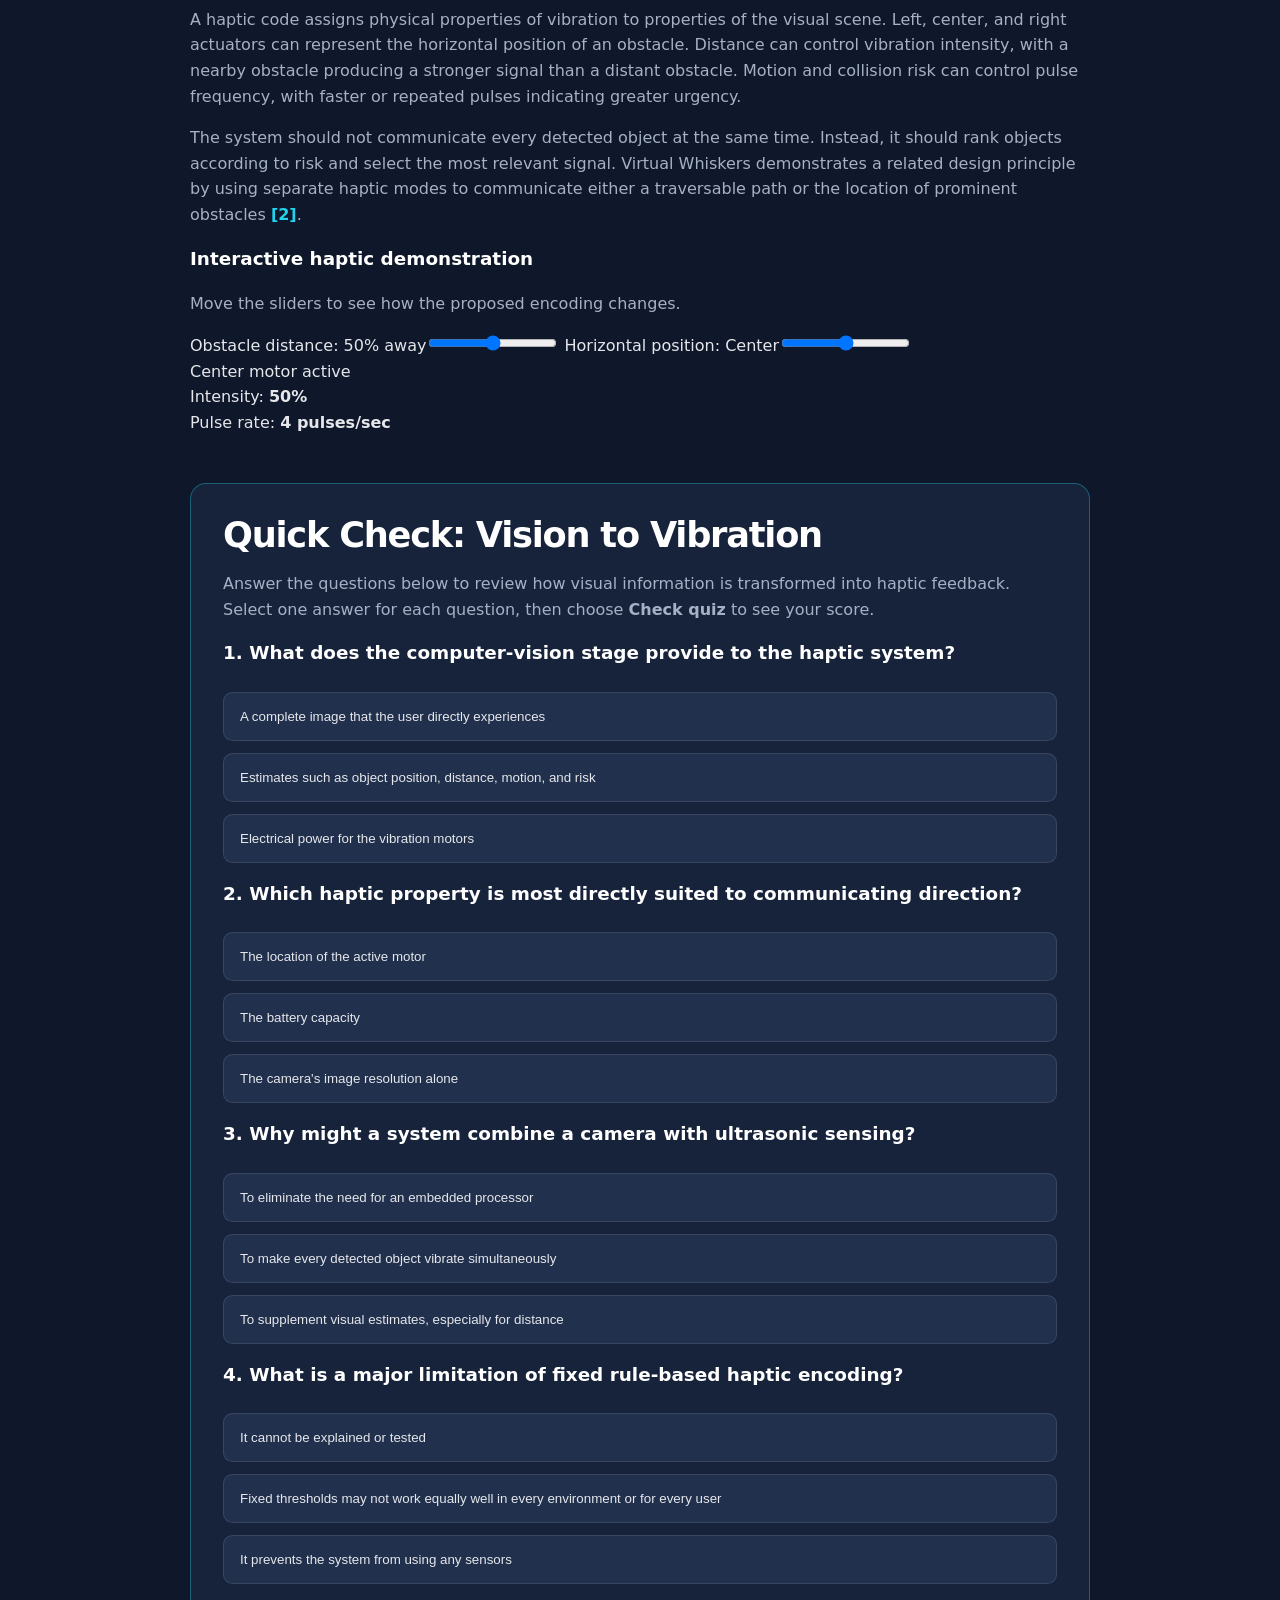
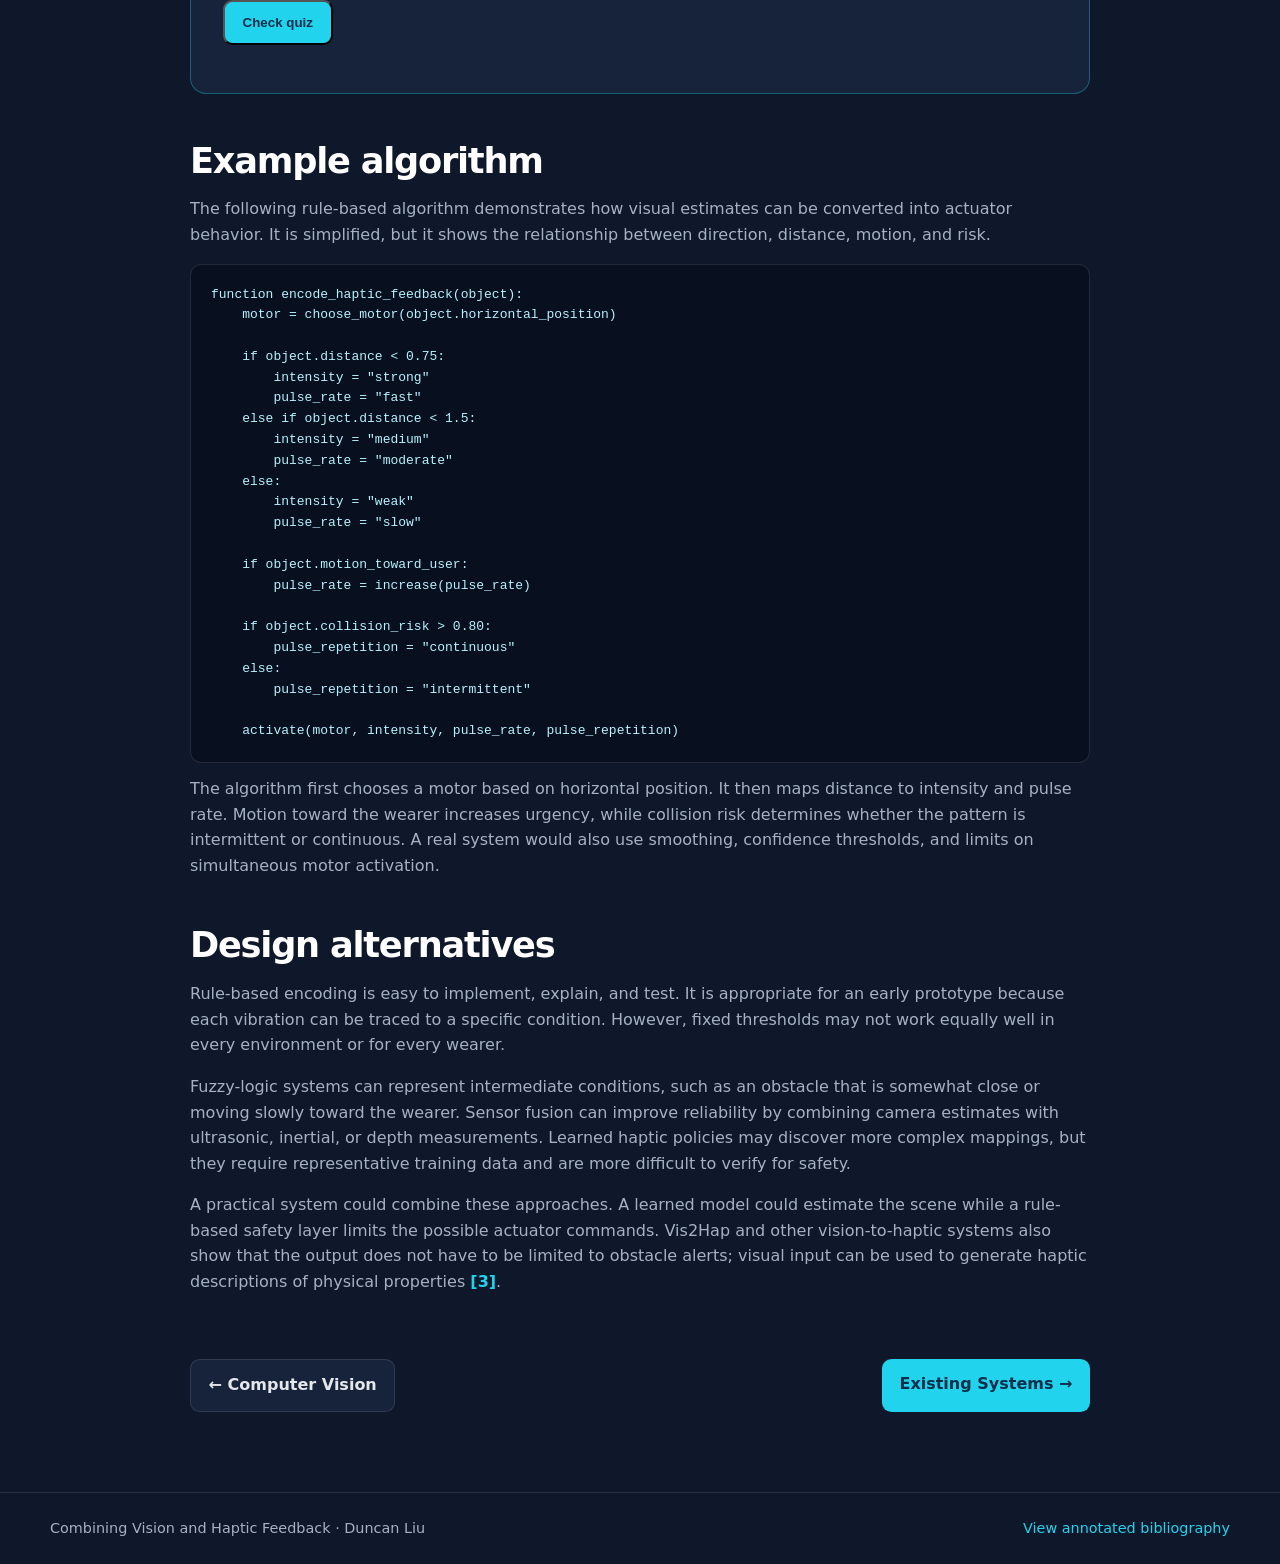
<file: haptics.html>
<!DOCTYPE html>
<html lang="en">
<head>
  <meta charset="UTF-8">
  <meta name="viewport" content="width=device-width, initial-scale=1.0">
  <meta name="description" content="How haptic feedback and embedded systems communicate visual information.">
  <title>Haptic Feedback and Embedded Systems | Vision2Haptics</title>
  <link rel="stylesheet" href="styles.css">
</head>
<body>
  <header class="site-header"><nav class="navbar container" aria-label="Main navigation">
    <a class="logo" href="index.html">Vision<span>2</span>Haptics</a>
    <button class="menu-toggle" type="button" aria-expanded="false" aria-controls="main-menu">Menu</button>
    <div class="nav-links" id="main-menu">
      <a href="index.html">Home</a>
      <a href="vision.html">Computer Vision</a>
      <a class="active" href="haptics.html">Haptics + Embedded Systems</a>
      <a href="existing-systems.html">Existing Technology</a>
      <a href="challenges.html">Challenges</a>
      <a href="conclusion.html">Future + Conclusion</a>
      <a href="bibliography.html">Annotated Bibliography</a>
    </div>
  </nav></header>

  <main class="page-container">
    <section class="page-intro">
      <p class="eyebrow">Haptic feedback and embedded systems</p>
      <h1>Turning Visual Information into Touch</h1>
      <p>
        Haptic feedback is the communication layer between the system and the
        wearer. After computer vision estimates the location and behavior of
        objects, an embedded processor converts those estimates into actuator
        commands. Motor location can communicate direction, vibration
        intensity can communicate proximity, and pulse frequency can
        communicate urgency or motion.
      </p>
      <div class="speech-controls">
        <button class="button secondary-button" id="read-page" type="button">
          🔊 Read this page aloud
        </button>
        <button class="button secondary-button" id="stop-reading" type="button">
          Stop
        </button>
      </div>
    </section>

    <section class="content-section">
      <h2>Embedded-system architecture</h2>
      <p>
        A vision-guided haptic device can be divided into sensing, perception,
        decision-making, actuation, and power-management stages. A camera
        captures the environment and sends frames to a processor. The
        processor runs the computer-vision model and can combine its output
        with measurements from ultrasonic or inertial sensors. It then ranks
        the detected objects and selects the most important feedback signal.
      </p>

      <p>
        The embedded computer or microcontroller sends actuator commands to a
        motor driver. The driver supplies the current required by the vibration
        motors while the processor continues receiving new sensor data. This
        creates a continuous loop in which new visual estimates can update the
        direction, intensity, and urgency of the vibration.
      </p>
      <img class="content-image" src="images/hardware-architecture.svg" alt="Diagram of an embedded vision-to-haptic system">
      <p class="caption">Figure 1. Embedded architecture for converting camera and sensor estimates into directional vibration. Diagram made with assistance from ChatGPT.</p>
    </section>

    <section class="content-section">
      <h2>How should information be encoded?</h2>
      <p>
        A haptic code assigns physical properties of vibration to properties of
        the visual scene. Left, center, and right actuators can represent the
        horizontal position of an obstacle. Distance can control vibration
        intensity, with a nearby obstacle producing a stronger signal than a
        distant obstacle. Motion and collision risk can control pulse
        frequency, with faster or repeated pulses indicating greater urgency.
      </p>

      <p>
        The system should not communicate every detected object at the same
        time. Instead, it should rank objects according to risk and select the
        most relevant signal. Virtual Whiskers demonstrates a related design
        principle by using separate haptic modes to communicate either a
        traversable path or the location of prominent obstacles
        <a class="citation" href="bibliography.html#reference-2">[2]</a>.
      </p>
      <div class="demo-card">
        <h3>Interactive haptic demonstration</h3>
        <p>Move the sliders to see how the proposed encoding changes.</p>
        <div class="demo-controls">
          <label>Obstacle distance: <output id="distance-value">50% away</output><input id="distance-slider" type="range" min="10" max="90" value="50"></label>
          <label>Horizontal position: <output id="direction-value">Center</output><input id="direction-slider" type="range" min="0" max="100" value="50"></label>
        </div>
        <div class="demo-output">
          <div class="motor-display" id="active-motor">Center motor active</div>
          <div class="motor-display">Intensity: <strong id="intensity-value">50%</strong></div>
          <div class="motor-display">Pulse rate: <strong id="pulse-value">4 pulses/sec</strong></div>
        </div>
      </div>
    </section>

    <section class="content-section activity-card" id="quick-check">
      <h2>Quick Check: Vision to Vibration</h2>
      <p>
        Answer the questions below to review how visual information is
        transformed into haptic feedback. Select one answer for each question,
        then choose <strong>Check quiz</strong> to see your score.
      </p>

      <div class="quiz-question">
        <h3>1. What does the computer-vision stage provide to the haptic system?</h3>
        <div class="quiz-options">
          <button type="button" data-question="q1" data-answer="wrong">
            A complete image that the user directly experiences
          </button>
          <button type="button" data-question="q1" data-answer="correct">
            Estimates such as object position, distance, motion, and risk
          </button>
          <button type="button" data-question="q1" data-answer="wrong">
            Electrical power for the vibration motors
          </button>
        </div>
        <p class="quiz-feedback" id="q1-feedback" aria-live="polite"></p>
      </div>

      <div class="quiz-question">
        <h3>2. Which haptic property is most directly suited to communicating direction?</h3>
        <div class="quiz-options">
          <button type="button" data-question="q2" data-answer="correct">
            The location of the active motor
          </button>
          <button type="button" data-question="q2" data-answer="wrong">
            The battery capacity
          </button>
          <button type="button" data-question="q2" data-answer="wrong">
            The camera's image resolution alone
          </button>
        </div>
        <p class="quiz-feedback" id="q2-feedback" aria-live="polite"></p>
      </div>

      <div class="quiz-question">
        <h3>3. Why might a system combine a camera with ultrasonic sensing?</h3>
        <div class="quiz-options">
          <button type="button" data-question="q3" data-answer="wrong">
            To eliminate the need for an embedded processor
          </button>
          <button type="button" data-question="q3" data-answer="wrong">
            To make every detected object vibrate simultaneously
          </button>
          <button type="button" data-question="q3" data-answer="correct">
            To supplement visual estimates, especially for distance
          </button>
        </div>
        <p class="quiz-feedback" id="q3-feedback" aria-live="polite"></p>
      </div>

      <div class="quiz-question">
        <h3>4. What is a major limitation of fixed rule-based haptic encoding?</h3>
        <div class="quiz-options">
          <button type="button" data-question="q4" data-answer="wrong">
            It cannot be explained or tested
          </button>
          <button type="button" data-question="q4" data-answer="correct">
            Fixed thresholds may not work equally well in every environment or for every user
          </button>
          <button type="button" data-question="q4" data-answer="wrong">
            It prevents the system from using any sensors
          </button>
        </div>
        <p class="quiz-feedback" id="q4-feedback" aria-live="polite"></p>
      </div>

      <button class="button primary-button" id="check-quiz" type="button">
        Check quiz
      </button>
      <p class="quiz-feedback" id="quiz-result" aria-live="polite"></p>
    </section>

    <section class="content-section">
      <h2>Example algorithm</h2>
      <p>
        The following rule-based algorithm demonstrates how visual estimates
        can be converted into actuator behavior. It is simplified, but it
        shows the relationship between direction, distance, motion, and risk.
      </p>
      <pre><code>function encode_haptic_feedback(object):
    motor = choose_motor(object.horizontal_position)

    if object.distance &lt; 0.75:
        intensity = "strong"
        pulse_rate = "fast"
    else if object.distance &lt; 1.5:
        intensity = "medium"
        pulse_rate = "moderate"
    else:
        intensity = "weak"
        pulse_rate = "slow"

    if object.motion_toward_user:
        pulse_rate = increase(pulse_rate)

    if object.collision_risk &gt; 0.80:
        pulse_repetition = "continuous"
    else:
        pulse_repetition = "intermittent"

    activate(motor, intensity, pulse_rate, pulse_repetition)</code></pre>

      <p>
        The algorithm first chooses a motor based on horizontal position. It
        then maps distance to intensity and pulse rate. Motion toward the
        wearer increases urgency, while collision risk determines whether the
        pattern is intermittent or continuous. A real system would also use
        smoothing, confidence thresholds, and limits on simultaneous motor
        activation.
      </p>
    </section>

    <section class="content-section">
      <h2>Design alternatives</h2>

      <p>
        Rule-based encoding is easy to implement, explain, and test. It is
        appropriate for an early prototype because each vibration can be traced
        to a specific condition. However, fixed thresholds may not work equally
        well in every environment or for every wearer.
      </p>

      <p>
        Fuzzy-logic systems can represent intermediate conditions, such as an
        obstacle that is somewhat close or moving slowly toward the wearer.
        Sensor fusion can improve reliability by combining camera estimates
        with ultrasonic, inertial, or depth measurements. Learned haptic
        policies may discover more complex mappings, but they require
        representative training data and are more difficult to verify for
        safety.
      </p>

      <p>
        A practical system could combine these approaches. A learned model
        could estimate the scene while a rule-based safety layer limits the
        possible actuator commands. Vis2Hap and other vision-to-haptic systems
        also show that the output does not have to be limited to obstacle
        alerts; visual input can be used to generate haptic descriptions of
        physical properties
        <a class="citation" href="bibliography.html#reference-3">[3]</a>.
      </p>
    </section>

    <div class="page-navigation"><a class="button secondary-button" href="vision.html">← Computer Vision</a><a class="button primary-button" href="existing-systems.html">Existing Systems →</a></div>
  </main>
  <footer class="site-footer"><div class="container footer-content"><p>Combining Vision and Haptic Feedback · Duncan Liu</p><a href="bibliography.html">View annotated bibliography</a></div></footer>
  <script src="script.js"></script>
</body>
</html>
</file>
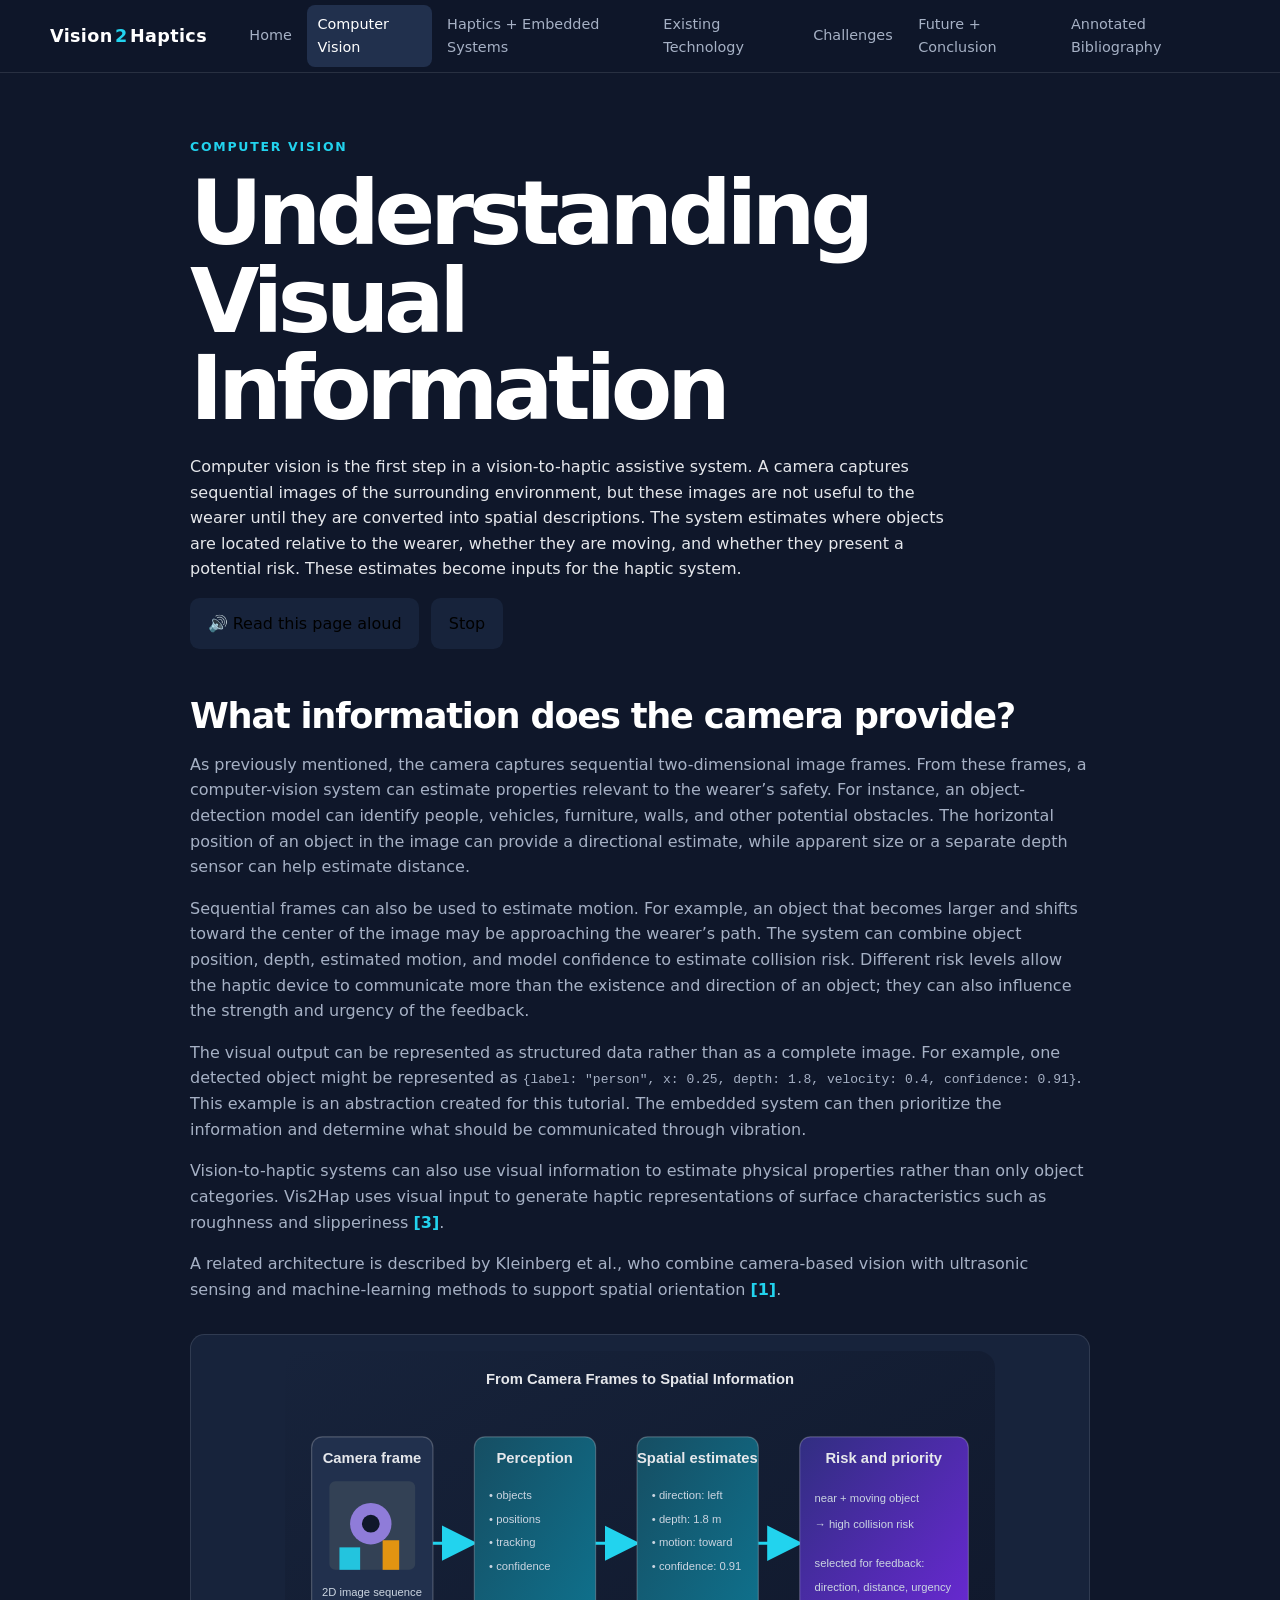
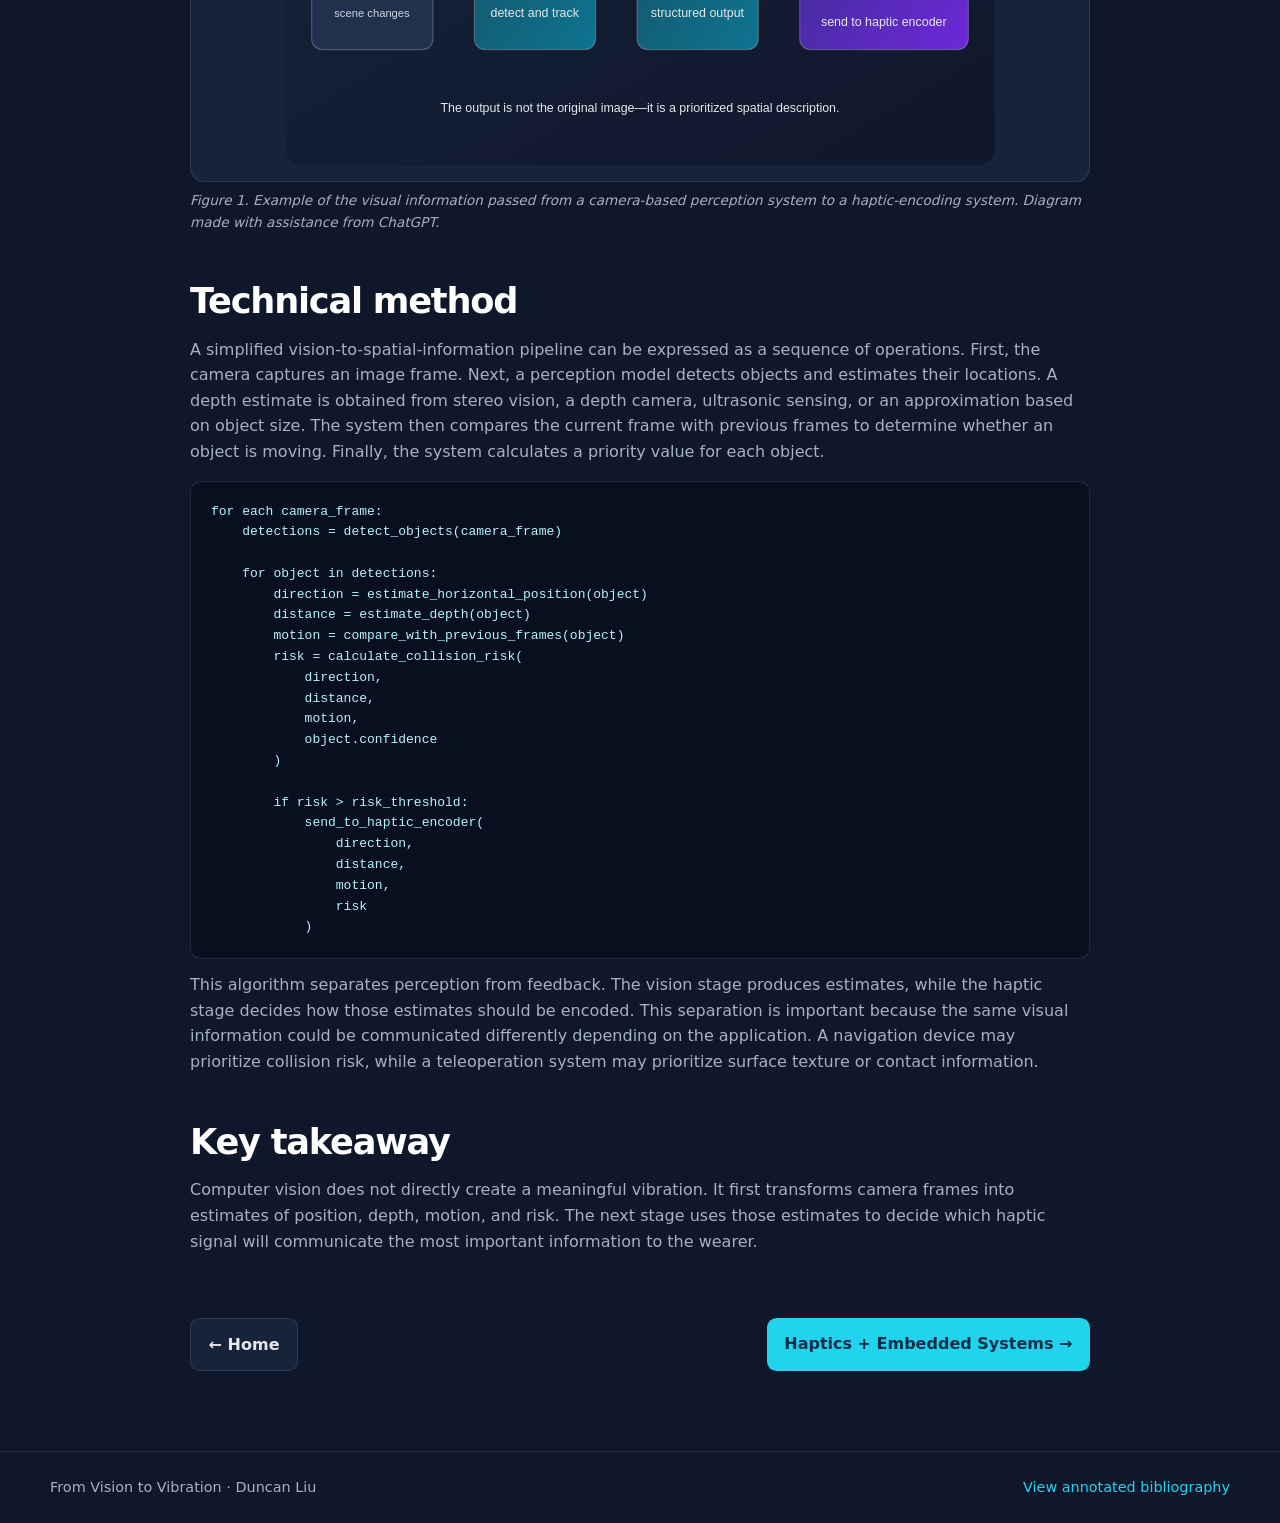
<file: vision.html>
<!DOCTYPE html>
<html lang="en">
<head>
  <meta charset="UTF-8">
  <meta name="viewport" content="width=device-width, initial-scale=1.0">
  <meta name="description" content="How computer vision extracts spatial information for haptic feedback.">
  <title>Understanding Visual Information | Vision2Haptics</title>
  <link rel="stylesheet" href="styles.css">
</head>
<body>
  <header class="site-header">
    <nav class="navbar container" aria-label="Main navigation">
      <a class="logo" href="index.html">Vision<span>2</span>Haptics</a>
      <button class="menu-toggle" type="button" aria-expanded="false" aria-controls="main-menu">Menu</button>
      <div class="nav-links" id="main-menu">
        <a href="index.html">Home</a>
        <a class="active" href="vision.html">Computer Vision</a>
        <a href="haptics.html">Haptics + Embedded Systems</a>
        <a href="existing-systems.html">Existing Technology</a>
        <a href="challenges.html">Challenges</a>
        <a href="conclusion.html">Future + Conclusion</a>
        <a href="bibliography.html">Annotated Bibliography</a>
      </div>
    </nav>
  </header>

  <main class="page-container">
    <section class="page-intro">
      <p class="eyebrow">Computer vision</p>
      <h1>Understanding Visual Information</h1>
      <p>
        Computer vision is the first step in a vision-to-haptic assistive
        system. A camera captures sequential images of the surrounding
        environment, but these images are not useful to the wearer until they
        are converted into spatial descriptions. The system estimates where
        objects are located relative to the wearer, whether they are moving,
        and whether they present a potential risk. These estimates become
        inputs for the haptic system.
      </p>
      <div class="speech-controls">
        <button class="button secondary-button" id="read-page" type="button">
          🔊 Read this page aloud
        </button>
        <button class="button secondary-button" id="stop-reading" type="button">
          Stop
        </button>
      </div>
    </section>

    <section class="content-section">
      <h2>What information does the camera provide?</h2>
      <p>
        As previously mentioned, the camera captures sequential two-dimensional
        image frames. From these frames, a computer-vision system can estimate
        properties relevant to the wearer’s safety. For instance, an
        object-detection model can identify people, vehicles, furniture, walls,
        and other potential obstacles. The horizontal position of an object in
        the image can provide a directional estimate, while apparent size or a
        separate depth sensor can help estimate distance.
      </p>

      <p>
        Sequential frames can also be used to estimate motion. For example, an
        object that becomes larger and shifts toward the center of the image
        may be approaching the wearer’s path. The system can combine object
        position, depth, estimated motion, and model confidence to estimate
        collision risk. Different risk levels allow the haptic device to
        communicate more than the existence and direction of an object; they
        can also influence the strength and urgency of the feedback.
      </p>

      <p>The visual output can be represented as structured data rather than as a complete image. For example, one detected object might be represented as
      <code>{label: "person", x: 0.25, depth: 1.8, velocity: 0.4, confidence: 0.91}</code>. This example is an abstraction created for this tutorial. The 
      embedded system can then prioritize the information and determine what
      should be communicated through vibration.
      </p>

      <p>
        Vision-to-haptic systems can also use visual information to estimate
        physical properties rather than only object categories. Vis2Hap uses
        visual input to generate haptic representations of surface
        characteristics such as roughness and slipperiness
        <a class="citation" href="bibliography.html#reference-3">[3]</a>.
      </p>

      <p>
      A related architecture is described by Kleinberg et al., who combine camera-based vision with ultrasonic sensing and machine-learning methods to
      support spatial orientation
      <a class="citation" href="bibliography.html#reference-1">[1]</a>.
      </p>
      <img class="content-image" src="images/vision-example.svg" alt="Pipeline showing a camera scene being converted into object position, depth, motion, confidence, and collision-risk estimates">
      <p class="caption">
        Figure 1. Example of the visual information passed from a camera-based
        perception system to a haptic-encoding system. Diagram made with
        assistance from ChatGPT.
      </p>
    </section>

    <section class="content-section">
      <h2>Technical method</h2>
      <p>
  A simplified vision-to-spatial-information pipeline can be expressed as a
  sequence of operations. First, the camera captures an image frame. Next, a
  perception model detects objects and estimates their locations. A depth
  estimate is obtained from stereo vision, a depth camera, ultrasonic sensing,
  or an approximation based on object size. The system then compares the
  current frame with previous frames to determine whether an object is moving.
  Finally, the system calculates a priority value for each object.
</p>

<pre><code>for each camera_frame:
    detections = detect_objects(camera_frame)

    for object in detections:
        direction = estimate_horizontal_position(object)
        distance = estimate_depth(object)
        motion = compare_with_previous_frames(object)
        risk = calculate_collision_risk(
            direction,
            distance,
            motion,
            object.confidence
        )

        if risk &gt; risk_threshold:
            send_to_haptic_encoder(
                direction,
                distance,
                motion,
                risk
            )</code></pre>

<p>
  This algorithm separates perception from feedback. The vision stage produces
  estimates, while the haptic stage decides how those estimates should be
  encoded. This separation is important because the same visual information
  could be communicated differently depending on the application. A navigation
  device may prioritize collision risk, while a teleoperation system may
  prioritize surface texture or contact information.
</p>
    </section>

    <section class="content-section">
      <h2>Key takeaway</h2>
      <p>
  Computer vision does not directly create a meaningful vibration. It first
  transforms camera frames into estimates of position, depth, motion, and
  risk. The next stage uses those estimates to decide which haptic signal will
  communicate the most important information to the wearer.
</p>
    </section>

    <div class="page-navigation">
      <a class="button secondary-button" href="index.html">← Home</a>
      <a class="button primary-button" href="haptics.html">Haptics + Embedded Systems →</a>
    </div>
  </main>

  <footer class="site-footer"><div class="container footer-content"><p>From Vision to Vibration · Duncan Liu</p><a href="bibliography.html">View annotated bibliography</a></div></footer>
  <script src="script.js"></script>
</body>
</html>
</file>
<file: styles.css>
:root {
  --background: #0f172a;
  --surface: #17233b;
  --surface-light: #21304d;
  --text: #e5e7eb;
  --muted: #a6b1c5;
  --cyan: #22d3ee;
  --purple: #a78bfa;
  --border: rgba(229, 231, 235, 0.12);
  --max-width: 1180px;
}

* {
  box-sizing: border-box;
}

html {
  scroll-behavior: smooth;
}

body {
  margin: 0;
  background: var(--background);
  color: var(--text);
  font-family: Inter, ui-sans-serif, system-ui, -apple-system, BlinkMacSystemFont,
    "Segoe UI", sans-serif;
  line-height: 1.6;
}

a {
  color: inherit;
  text-decoration: none;
}

.container {
  width: min(100% - 2rem, var(--max-width));
  margin-inline: auto;
}

.site-header {
  position: sticky;
  top: 0;
  z-index: 10;
  background: rgba(15, 23, 42, 0.9);
  border-bottom: 1px solid var(--border);
  backdrop-filter: blur(14px);
}

.navbar {
  min-height: 4.5rem;
  display: flex;
  align-items: center;
  justify-content: space-between;
  gap: 2rem;
}

.logo {
  color: white;
  font-size: 1.1rem;
  font-weight: 800;
  letter-spacing: 0.02em;
  white-space: nowrap;
}

.logo span {
  color: var(--cyan);
  margin-inline: 0.15rem;
}

.nav-links {
  display: flex;
  align-items: center;
  gap: 0.3rem;
}

.nav-links a {
  color: var(--muted);
  padding: 0.5rem 0.65rem;
  border-radius: 0.5rem;
  font-size: 0.9rem;
  transition: background 0.2s ease, color 0.2s ease;
}

.nav-links a:hover,
.nav-links a.active {
  color: white;
  background: var(--surface-light);
}

.menu-toggle {
  display: none;
  border: 1px solid var(--border);
  border-radius: 0.5rem;
  padding: 0.55rem 0.8rem;
  color: var(--text);
  background: var(--surface);
  cursor: pointer;
}

.hero {
  min-height: 34rem;
  display: grid;
  grid-template-columns: 1.05fr 0.95fr;
  align-items: center;
  gap: 4rem;
  padding-block: 5rem;
}

.eyebrow {
  margin: 0 0 0.8rem;
  color: var(--cyan);
  font-size: 0.78rem;
  font-weight: 800;
  letter-spacing: 0.14em;
  text-transform: uppercase;
}

h1,
h2,
h3,
p {
  margin-top: 0;
}

h1 {
  max-width: 10ch;
  margin-bottom: 1.3rem;
  color: white;
  font-size: clamp(3rem, 7vw, 5.7rem);
  line-height: 0.98;
  letter-spacing: -0.06em;
}

h1 span {
  color: var(--cyan);
}

h2 {
  color: white;
  font-size: clamp(1.8rem, 4vw, 2.8rem);
  line-height: 1.1;
  letter-spacing: -0.035em;
}

h3 {
  color: white;
  font-size: 1.15rem;
}

.hero-description,
.section-heading > p,
.info-card p,
.audio-section p {
  color: var(--muted);
}

.hero-description {
  max-width: 35rem;
  font-size: 1.1rem;
}

.button-row {
  display: flex;
  flex-wrap: wrap;
  gap: 0.8rem;
  margin-top: 2rem;
}

.button {
  display: inline-block;
  border-radius: 0.6rem;
  padding: 0.8rem 1.1rem;
  font-weight: 700;
  transition: transform 0.2s ease, background 0.2s ease;
}

.button:hover {
  transform: translateY(-2px);
}

.primary-button {
  color: #082f49;
  background: var(--cyan);
}

.secondary-button {
  border: 1px solid var(--border);
  background: var(--surface);
}

.hero-visual {
  display: flex;
  flex-direction: column;
  gap: 0;
  padding: 2rem;
  border: 1px solid var(--border);
  border-radius: 1.2rem;
  background: linear-gradient(145deg, var(--surface), rgba(33, 48, 77, 0.35));
  box-shadow: 0 1.5rem 4rem rgba(0, 0, 0, 0.2);
}

.pipeline-node {
  display: flex;
  align-items: center;
  gap: 1rem;
  padding: 1.1rem;
  border: 1px solid var(--border);
  border-radius: 0.8rem;
  background: rgba(15, 23, 42, 0.55);
  font-weight: 700;
}

.pipeline-node span {
  color: var(--cyan);
  font-size: 0.75rem;
}

.pipeline-node.highlight {
  border-color: rgba(34, 211, 238, 0.6);
  box-shadow: 0 0 2rem rgba(34, 211, 238, 0.12);
}

.pipeline-line {
  width: 1px;
  height: 2rem;
  margin-left: 2rem;
  background: var(--cyan);
  opacity: 0.65;
}

.section {
  padding-block: 5rem;
}

.page-container {
  width: min(100% - 2rem, 900px);
  margin-inline: auto;
  padding-block: 4rem 5rem;
}

.page-intro {
  max-width: 48rem;
  margin-bottom: 3rem;
}

.page-intro h1 {
  max-width: 16ch;
}

.page-intro audio {
  margin-top: 1rem;
}

.content-section {
  margin-block: 3rem;
}

.content-section h2 {
  margin-bottom: 1rem;
  font-size: clamp(1.5rem, 3vw, 2.2rem);
}

.content-section p,
.reference li {
  color: var(--muted);
}

.content-image {
  display: block;
  width: 100%;
  max-height: 28rem;
  object-fit: contain;
  margin: 2rem 0 0.5rem;
  padding: 1rem;
  border: 1px solid var(--border);
  border-radius: 0.9rem;
  background: var(--surface);
}

.caption {
  color: var(--muted);
  font-size: 0.85rem;
  font-style: italic;
}

.citation {
  color: var(--cyan);
  font-weight: 700;
}

pre {
  overflow-x: auto;
  padding: 1.25rem;
  border: 1px solid var(--border);
  border-radius: 0.7rem;
  background: #080f1f;
  color: #b6f3ff;
}

.page-navigation {
  display: flex;
  justify-content: space-between;
  gap: 1rem;
  margin-top: 4rem;
}

.comparison-table {
  overflow-x: auto;
}

table {
  width: 100%;
  border-collapse: collapse;
  background: var(--surface);
}

th,
td {
  padding: 0.9rem;
  border: 1px solid var(--border);
  text-align: left;
  vertical-align: top;
}

th {
  color: white;
  background: var(--surface-light);
}

td {
  color: var(--muted);
}

.activity-card {
  padding: 2rem;
  border: 1px solid rgba(34, 211, 238, 0.35);
  border-radius: 1rem;
  background: var(--surface);
}

.quiz-options {
  display: grid;
  gap: 0.75rem;
  margin-top: 1.5rem;
}

.quiz-options button {
  padding: 1rem;
  border: 1px solid var(--border);
  border-radius: 0.6rem;
  color: var(--text);
  background: var(--surface-light);
  cursor: pointer;
  text-align: left;
}

.quiz-options button:hover {
  border-color: var(--cyan);
}

.quiz-options button.selected {
  border-color: var(--cyan);
  background: rgba(34, 211, 238, 0.15);
}

.quiz-feedback {
  margin-top: 1rem;
  font-weight: 700;
}

.quiz-feedback.correct {
  color: #86efac;
}

.quiz-feedback.wrong {
  color: #fca5a5;
}

.reference {
  padding: 1.5rem;
  border-left: 3px solid var(--cyan);
  background: var(--surface);
}

.section-heading {
  max-width: 44rem;
  margin-bottom: 2.5rem;
}

.card-grid {
  display: grid;
  gap: 1rem;
}

.three-columns {
  grid-template-columns: repeat(3, 1fr);
}

.info-card {
  min-height: 15rem;
  padding: 1.5rem;
  border: 1px solid var(--border);
  border-radius: 0.9rem;
  background: var(--surface);
}

.featured-card {
  border-color: rgba(34, 211, 238, 0.5);
  background: linear-gradient(145deg, #193b52, var(--surface));
}

.card-number {
  margin-bottom: 2.5rem;
  color: var(--cyan);
  font-size: 0.8rem;
  font-weight: 800;
}

.info-card a {
  display: inline-block;
  margin-top: 0.7rem;
  color: var(--cyan);
  font-weight: 700;
  font-size: 0.9rem;
}

.audio-section {
  display: flex;
  align-items: center;
  justify-content: space-between;
  gap: 2rem;
  margin-bottom: 5rem;
  padding: 1.5rem;
  border: 1px solid var(--border);
  border-radius: 0.9rem;
  background: var(--surface);
}

.audio-section h2 {
  margin-bottom: 0.5rem;
  font-size: 1.6rem;
}

.audio-section p:last-child {
  margin-bottom: 0;
}

.speech-controls {
  display: flex;
  flex-wrap: wrap;
  gap: 0.75rem;
  margin-top: 1rem;
}

.speech-controls .button {
  cursor: pointer;
  border: none;
  font: inherit;
}

audio {
  width: min(100%, 22rem);
}

.site-footer {
  border-top: 1px solid var(--border);
  color: var(--muted);
  font-size: 0.9rem;
}

.footer-content {
  display: flex;
  align-items: center;
  justify-content: space-between;
  gap: 1rem;
  padding-block: 1.5rem;
}

.footer-content p {
  margin: 0;
}

.footer-content a {
  color: var(--cyan);
}

@media (max-width: 850px) {
  .menu-toggle {
    display: block;
  }

  .nav-links {
    position: absolute;
    top: 4.5rem;
    right: 1rem;
    left: 1rem;
    display: none;
    flex-direction: column;
    align-items: stretch;
    padding: 0.6rem;
    border: 1px solid var(--border);
    border-radius: 0.7rem;
    background: var(--surface);
  }

  .nav-links.open {
    display: flex;
  }

  .hero {
    grid-template-columns: 1fr;
    gap: 2.5rem;
    padding-block: 4rem;
  }

  .three-columns {
    grid-template-columns: 1fr;
  }
}

@media (max-width: 560px) {
  .hero {
    padding-block: 3rem;
  }

  h1 {
    font-size: 3.5rem;
  }

  .audio-section,
  .footer-content,
  .page-navigation {
    align-items: flex-start;
    flex-direction: column;
  }
}
</file>
